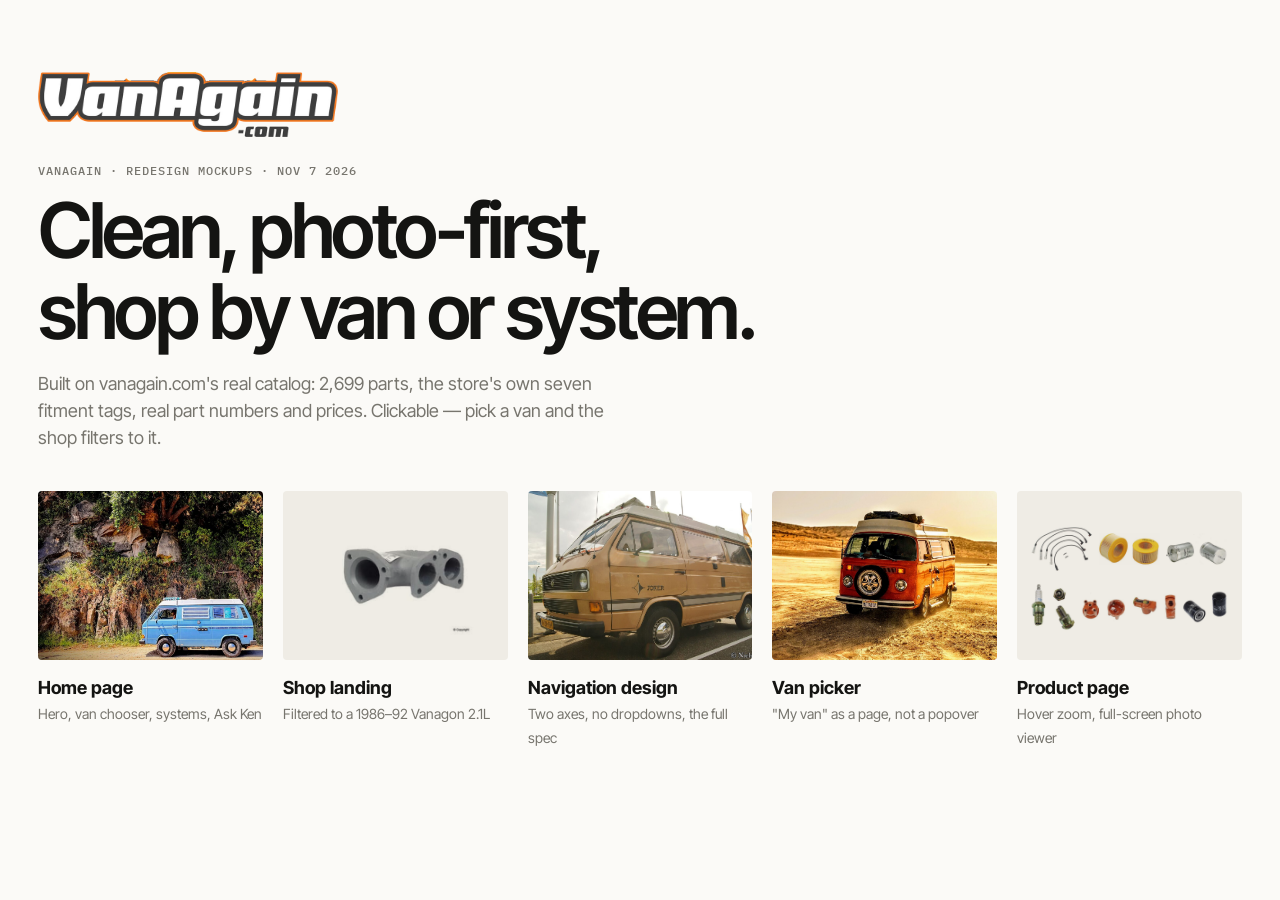
<file: index.html>
<!doctype html><html lang="en"><head><meta charset="utf-8"><meta name="viewport" content="width=device-width,initial-scale=1">
<title>VanAgain redesign — mockups</title>
<link href="https://fonts.googleapis.com/css2?family=IBM+Plex+Mono:wght@400;500&family=Inter+Tight:wght@400;500;600;700&display=swap" rel="stylesheet">
<link rel="stylesheet" href="va.css">
<style>.idx{display:grid;grid-template-columns:repeat(5,1fr);gap:20px;margin-top:40px}.idx a{display:block}.idx .im{aspect-ratio:4/3;border-radius:4px;overflow:hidden;background:var(--tile)}.idx img{width:100%;height:100%;object-fit:cover}.idx b{display:block;margin-top:14px;font-size:18px}.idx span{color:var(--muted);font-size:14px}@media(max-width:860px){.idx{grid-template-columns:1fr 1fr}}</style>
</head><body>
<div class="wrap" style="padding-top:72px;padding-bottom:96px">
<img src="wordmark.png" alt="VanAgain.com" style="width:300px;margin-bottom:28px"><div class="eyebrow">VanAgain · redesign mockups · Nov 7 2026</div>
<h1 style="font-size:clamp(40px,6vw,80px);letter-spacing:-.045em;margin-top:14px">Clean, photo-first,<br>shop by van or system.</h1>
<p style="color:var(--muted);font-size:18px;max-width:58ch">Built on vanagain.com's real catalog: 2,699 parts, the store's own seven fitment tags, real part numbers and prices. Clickable — pick a van and the shop filters to it.</p>
<div class="idx">
<a href="home.html"><div class="im"><img src="hero-topanga.jpg" alt=""></div><b>Home page</b><span>Hero, van chooser, systems, Ask Ken</span></a>
<a href="shop.html?van=21"><div class="im" style="background:var(--tile);display:grid;place-items:center"><img src="p-manifold.jpg" style="width:70%;height:70%;object-fit:contain;mix-blend-mode:multiply" alt=""></div><b>Shop landing</b><span>Filtered to a 1986–92 Vanagon 2.1L</span></a>
<a href="nav.html"><div class="im"><img src="van-21.jpg" alt=""></div><b>Navigation design</b><span>Two axes, no dropdowns, the full spec</span></a>
<a href="garage.html"><div class="im"><img src="van-bus.jpg" alt=""></div><b>Van picker</b><span>"My van" as a page, not a popover</span></a>
<a href="product.html?p=tune-up-86-88"><div class="im" style="background:var(--tile);display:grid;place-items:center"><img src="pd-tune-kit.jpg" style="width:90%;height:90%;object-fit:contain;mix-blend-mode:multiply" alt=""></div><b>Product page</b><span>Hover zoom, full-screen photo viewer</span></a>
</div></div></body></html>
</file>
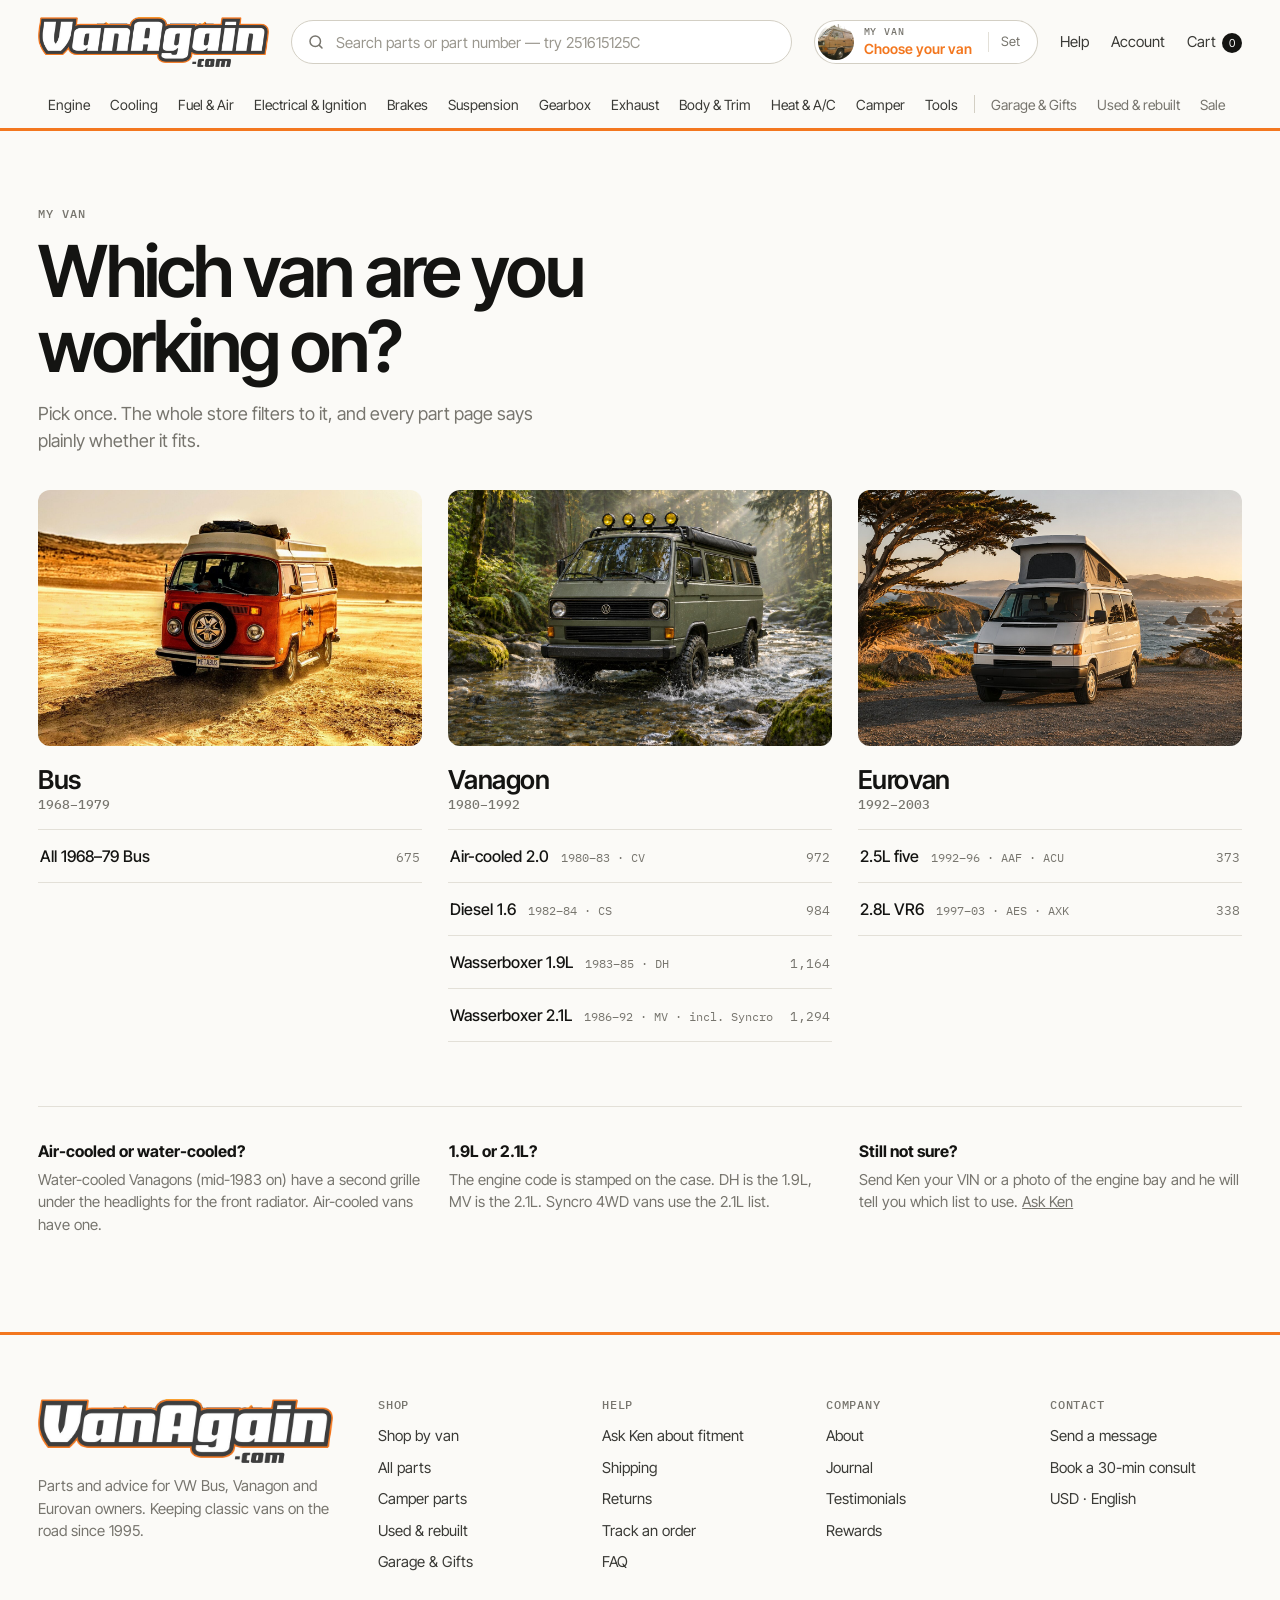
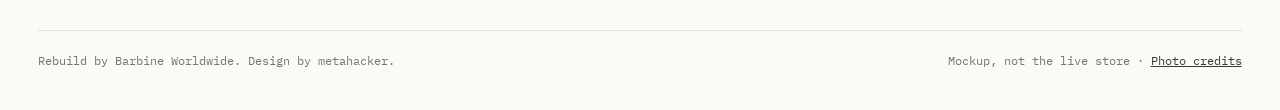
<file: garage.html>
<!doctype html>
<html lang="en"><head>
<meta charset="utf-8"><meta name="viewport" content="width=device-width,initial-scale=1">
<title>VanAgain — Choose your van (redesign mockup)</title>
<link rel="preconnect" href="https://fonts.googleapis.com"><link rel="preconnect" href="https://fonts.gstatic.com" crossorigin>
<link href="https://fonts.googleapis.com/css2?family=IBM+Plex+Mono:wght@400;500&family=Inter+Tight:wght@400;500;600;700&display=swap" rel="stylesheet">
<link rel="stylesheet" href="va.css">
</head>
<body>
<div id="hdr"></div>
<div class="wrap">
  <div class="garage-h">
    <div class="eyebrow">My van</div>
    <h1 style="margin-top:14px">Which van are you<br>working on?</h1>
    <p>Pick once. The whole store filters to it, and every part page says plainly whether it fits.</p>
  </div>
  <div class="vans" id="vans-cols"></div>
  <div class="howto">
    <div><b>Air-cooled or water-cooled?</b><p>Water-cooled Vanagons (mid-1983 on) have a second grille under the headlights for the front radiator. Air-cooled vans have one.</p></div>
    <div><b>1.9L or 2.1L?</b><p>The engine code is stamped on the case. DH is the 1.9L, MV is the 2.1L. Syncro 4WD vans use the 2.1L list.</p></div>
    <div><b>Still not sure?</b><p>Send Ken your VIN or a photo of the engine bay and he will tell you which list to use. <a href="home.html#help" style="text-decoration:underline">Ask Ken</a></p></div>
  </div>
</div>
<div style="height:96px"></div>
<div id="ftr"></div>
<script src="va.js"></script>
<script>
  document.getElementById('hdr').outerHTML = header();
  document.getElementById('ftr').outerHTML = footer();
  document.getElementById('vans-cols').innerHTML = vanColumns(VAN);
</script>
</body></html>
</file>
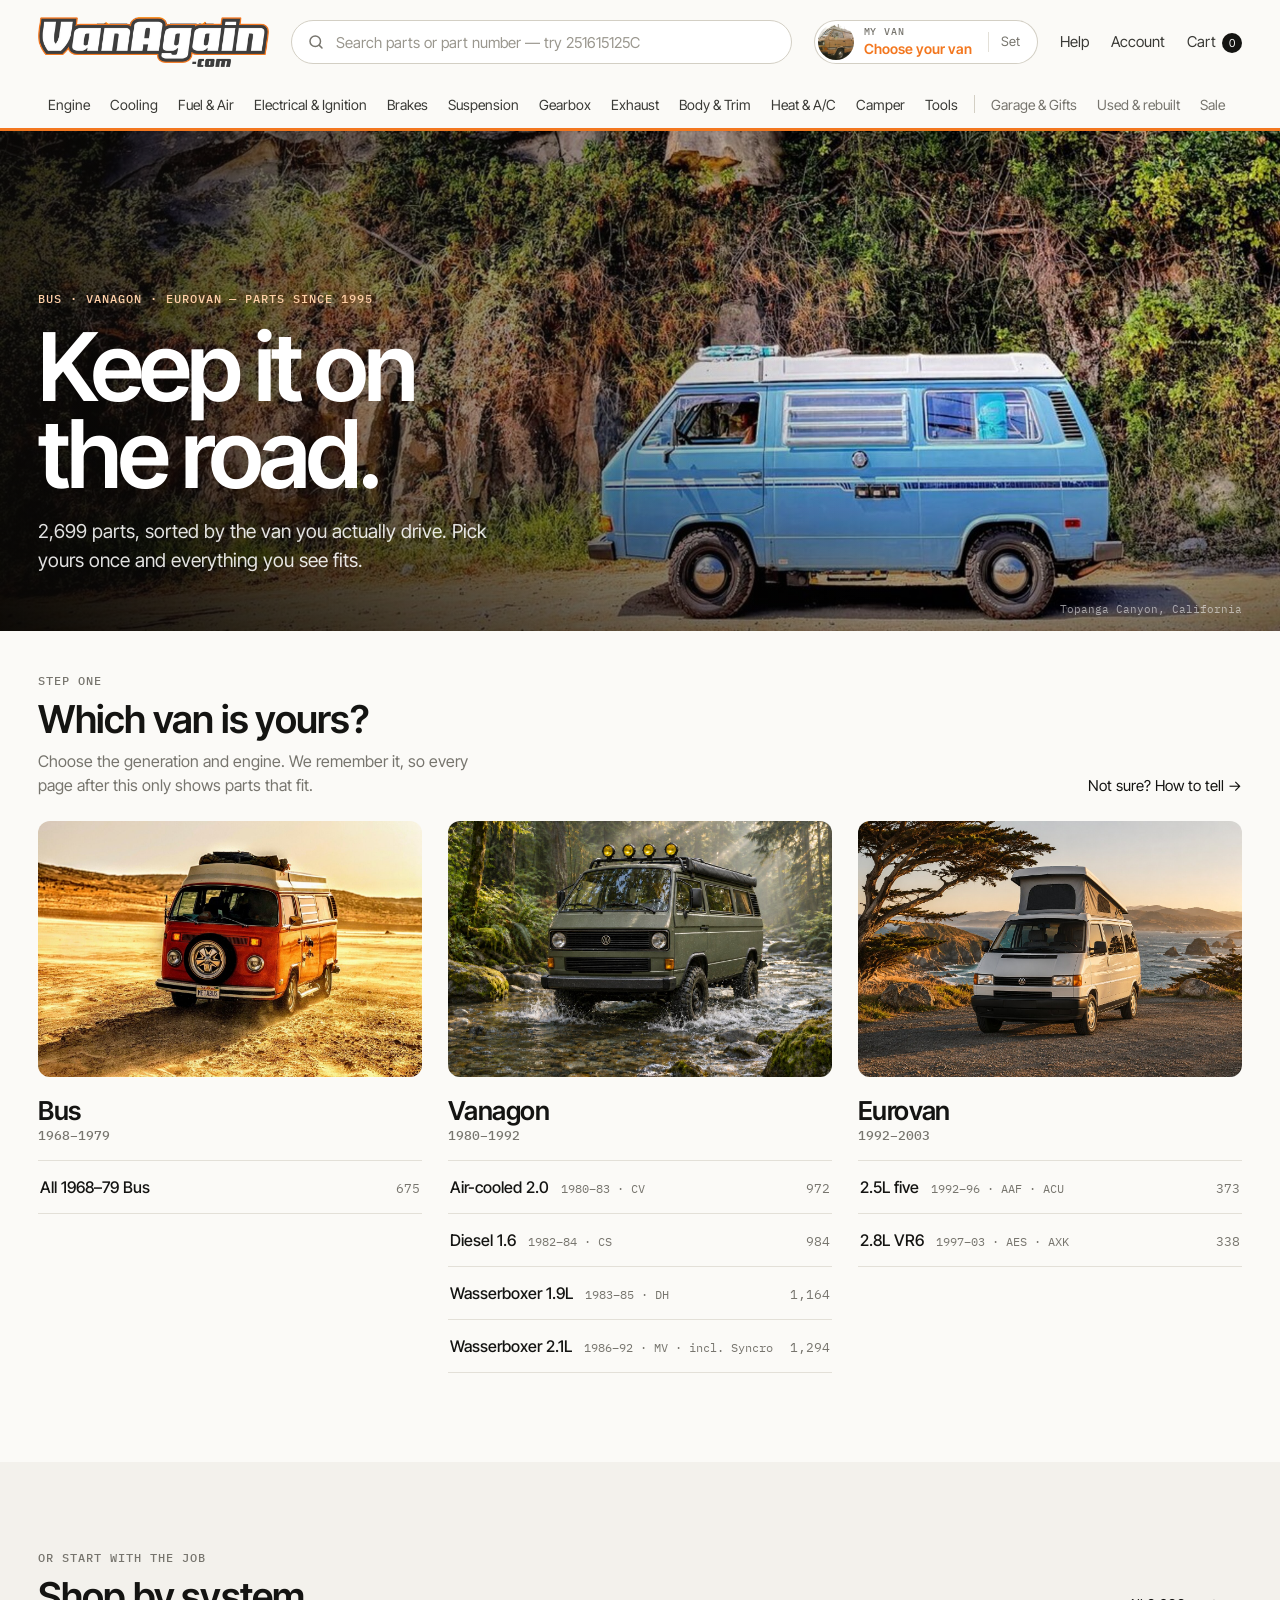
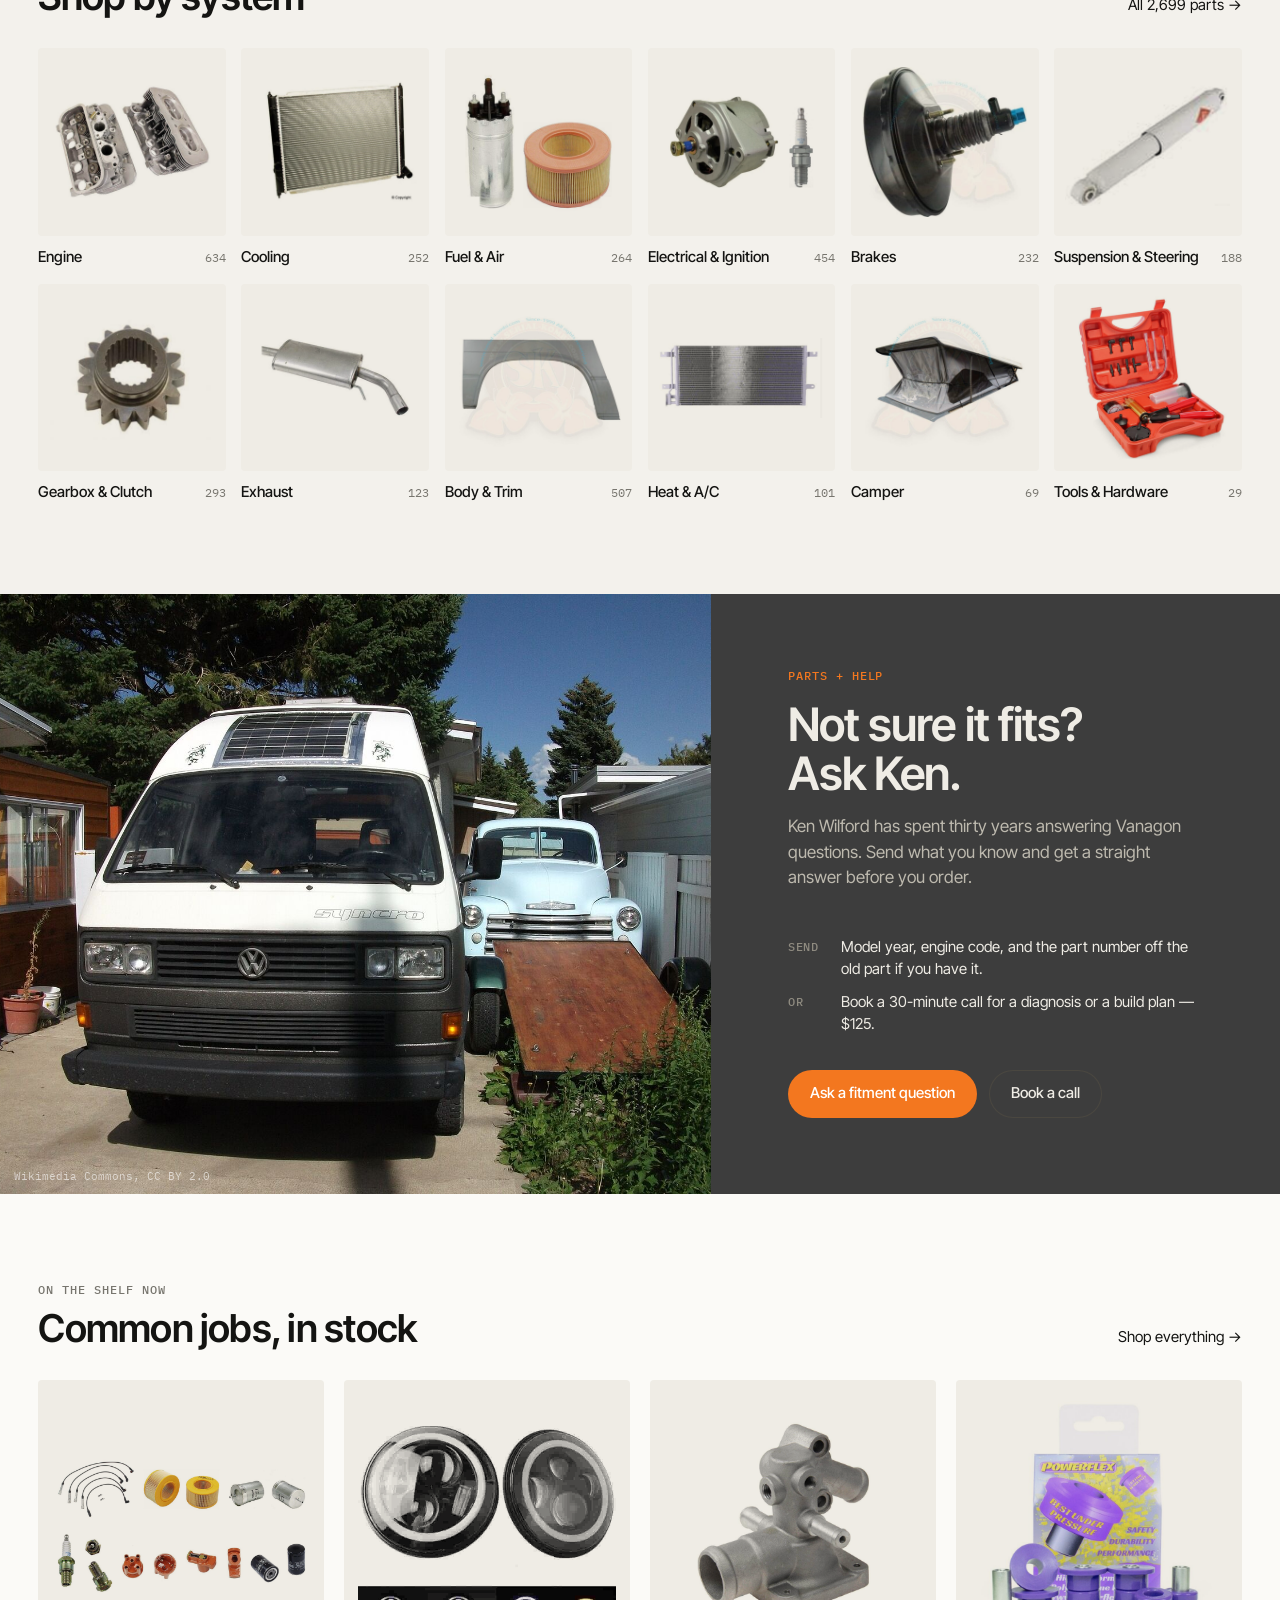
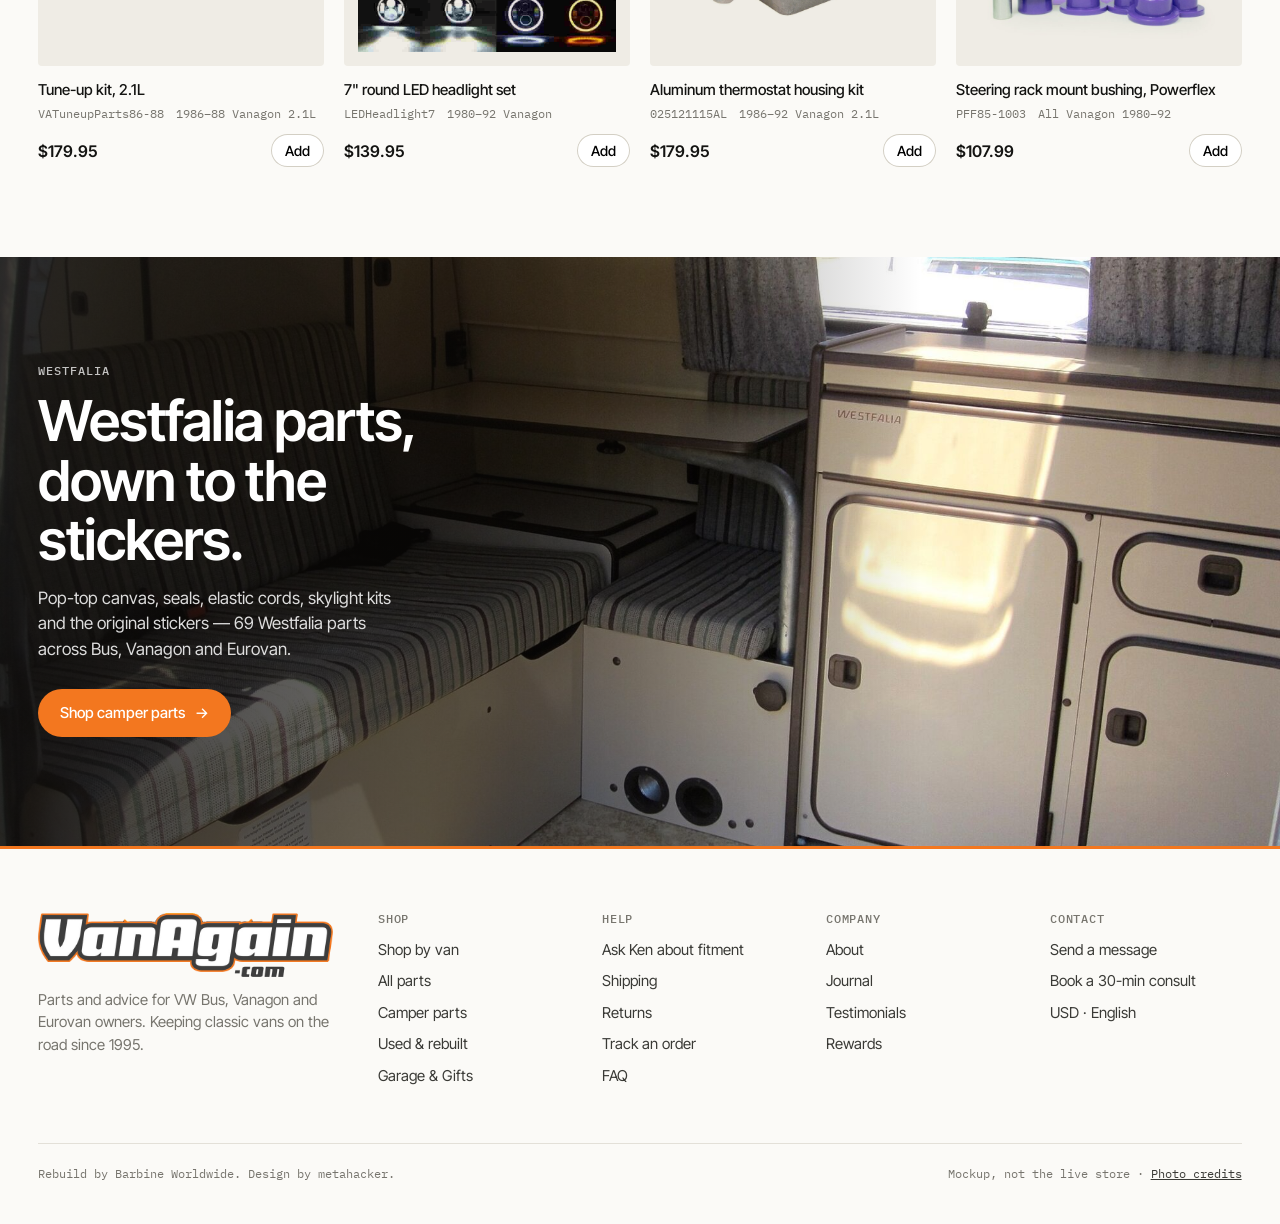
<file: home.html>
<!doctype html>
<html lang="en"><head>
<meta charset="utf-8"><meta name="viewport" content="width=device-width,initial-scale=1">
<title>VanAgain — Home (redesign mockup)</title>
<link rel="preconnect" href="https://fonts.googleapis.com"><link rel="preconnect" href="https://fonts.gstatic.com" crossorigin>
<link href="https://fonts.googleapis.com/css2?family=IBM+Plex+Mono:wght@400;500&family=Inter+Tight:wght@400;500;600;700&display=swap" rel="stylesheet">
<link rel="stylesheet" href="va.css">
</head>
<body>
<div id="hdr"></div>

<section class="hero">
  <img src="hero-topanga.jpg" alt="Blue Vanagon Westfalia parked on a road in Topanga Canyon, rocks and foliage behind">
  <div class="copy"><div class="wrap">
    <div class="eyebrow">Bus · Vanagon · Eurovan — parts since 1995</div>
    <h1>Keep it on<br>the road.</h1>
    <p>2,699 parts, sorted by the van you actually drive. Pick yours once and everything you see fits.</p>
  </div></div>
  <div class="credit">Topanga Canyon, California</div>
</section>

<section class="sec" id="vans"><div class="wrap">
  <div class="sec-head">
    <div><div class="eyebrow">Step one</div><h2 style="margin-top:12px">Which van is yours?</h2>
      <p>Choose the generation and engine. We remember it, so every page after this only shows parts that fit.</p></div>
    <a class="link" href="garage.html">Not sure? How to tell <span class="arrow">→</span></a>
  </div>
  <div class="vans" id="vans-cols"></div>
</div></section>

<section class="sec tint"><div class="wrap">
  <div class="sec-head">
    <div><div class="eyebrow">Or start with the job</div><h2 style="margin-top:12px">Shop by system</h2></div>
    <a class="link" href="shop.html">All 2,699 parts <span class="arrow">→</span></a>
  </div>
  <div class="tiles" id="tiles"></div>
</div></section>

<section class="split" id="help">
  <div class="ph"><img src="story.jpg" alt="White Vanagon parked beside an old Chevrolet pickup" loading="lazy"><span class="credit-sm">Wikimedia Commons, CC BY 2.0</span></div>
  <div class="tx">
    <div class="eyebrow" style="color:var(--brand)">Parts + help</div>
    <h2>Not sure it fits?<br>Ask Ken.</h2>
    <p>Ken Wilford has spent thirty years answering Vanagon questions. Send what you know and get a straight answer before you order.</p>
    <dl><dt>Send</dt><dd>Model year, engine code, and the part number off the old part if you have it.</dd>
        <dt>Or</dt><dd>Book a 30-minute call for a diagnosis or a build plan — $125.</dd></dl>
    <div style="display:flex;gap:12px;flex-wrap:wrap"><a class="btn" href="#">Ask a fitment question</a><a class="btn ghost" href="#">Book a call</a></div>
  </div>
</section>

<section class="sec"><div class="wrap">
  <div class="sec-head">
    <div><div class="eyebrow">On the shelf now</div><h2 style="margin-top:12px">Common jobs, in stock</h2></div>
    <a class="link" href="shop.html">Shop everything <span class="arrow">→</span></a>
  </div>
  <div class="grid" id="picks"></div>
</div></section>

<section class="band">
  <img src="camper.jpg" alt="Interior of a Vanagon Westfalia camper, bench seat and cabinets" loading="lazy">
  <div class="copy"><div class="wrap">
    <div class="eyebrow" style="color:rgba(255,255,255,.75)">Westfalia</div>
    <h2 style="margin:14px 0 16px">Westfalia parts, down to the stickers.</h2>
    <p>Pop-top canvas, seals, elastic cords, skylight kits and the original stickers — 69 Westfalia parts across Bus, Vanagon and Eurovan.</p>
    <a class="btn" href="shop.html?cat=camper">Shop camper parts <span class="arrow">→</span></a>
  </div></div>
</section>

<div id="ftr"></div>
<script src="va.js"></script>
<script>
  document.getElementById('hdr').outerHTML = header();
  document.getElementById('ftr').outerHTML = footer();
  document.getElementById('vans-cols').innerHTML = vanColumns(VAN);
  document.getElementById('tiles').innerHTML = tiles({van:VAN, short:false});
  document.getElementById('picks').innerHTML = [0,2,1,5].map(i => card(PRODUCTS[i])).join('');
</script>
</body></html>
</file>
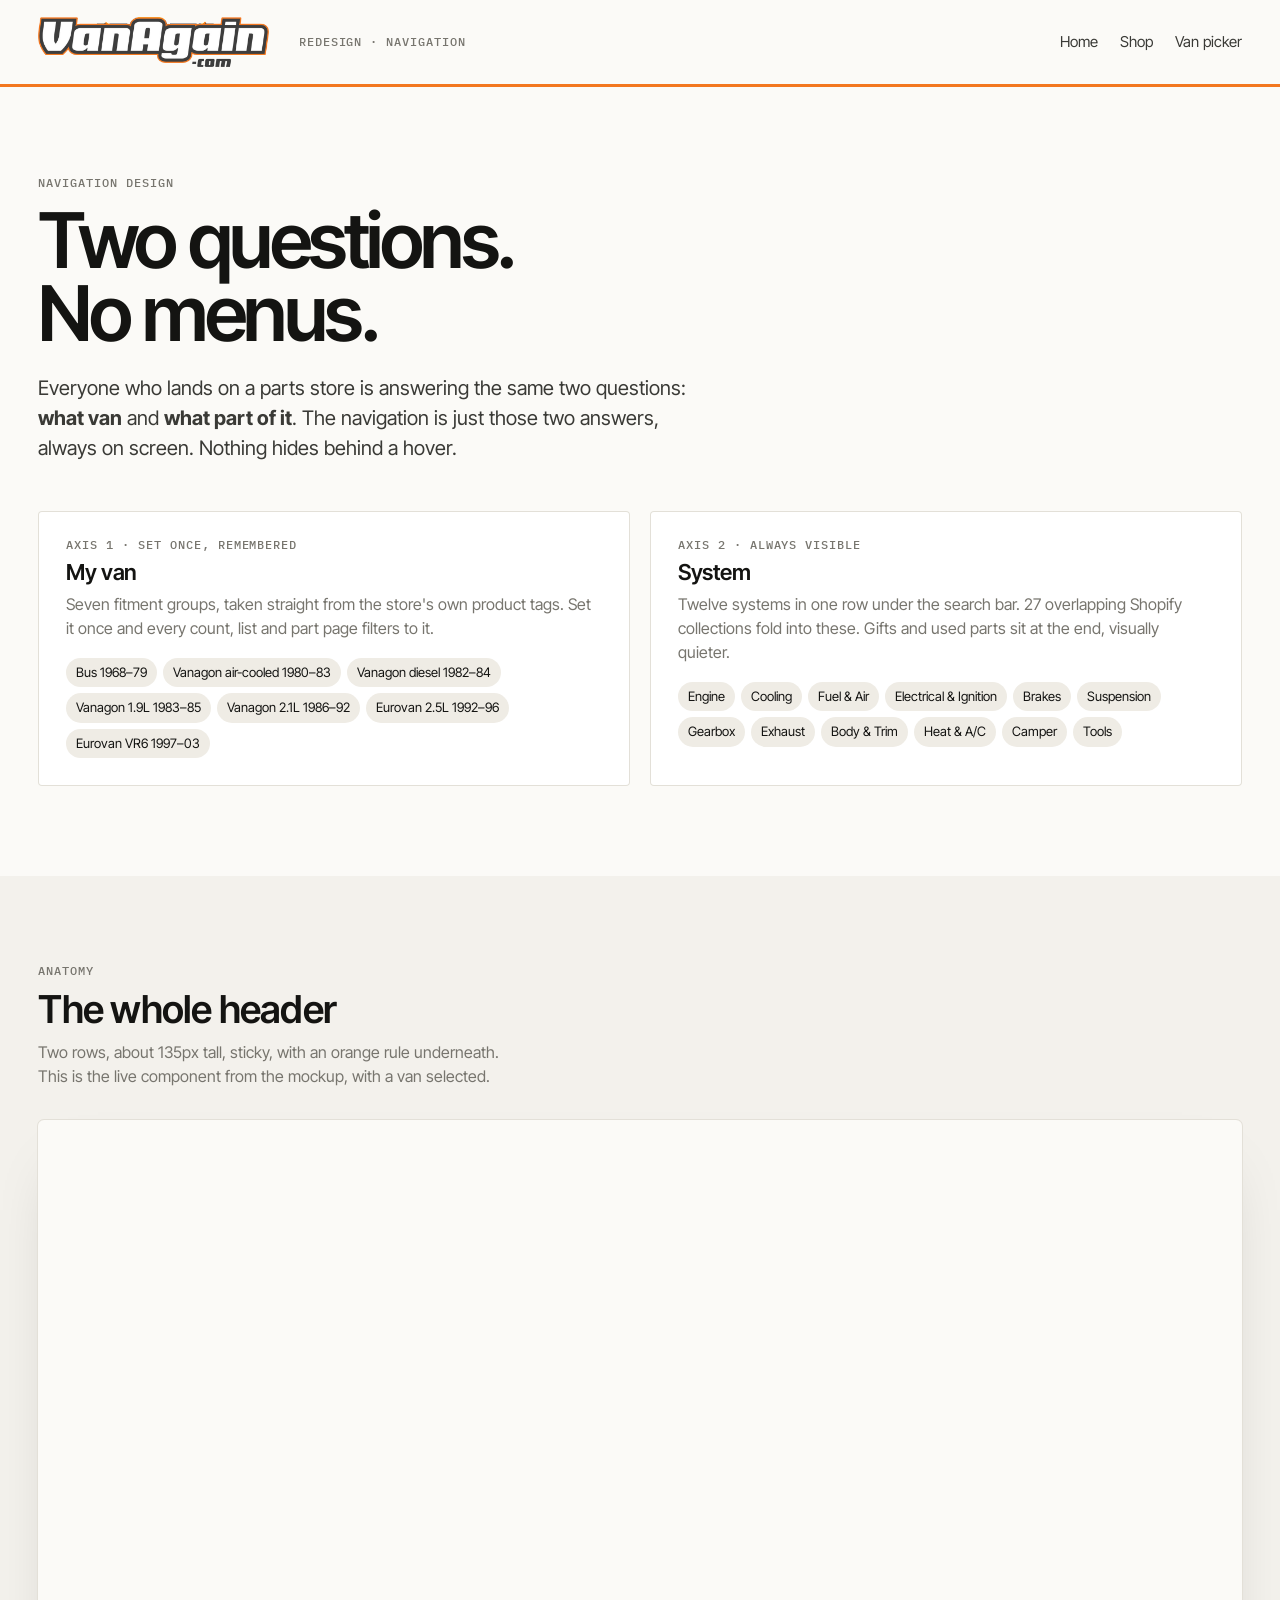
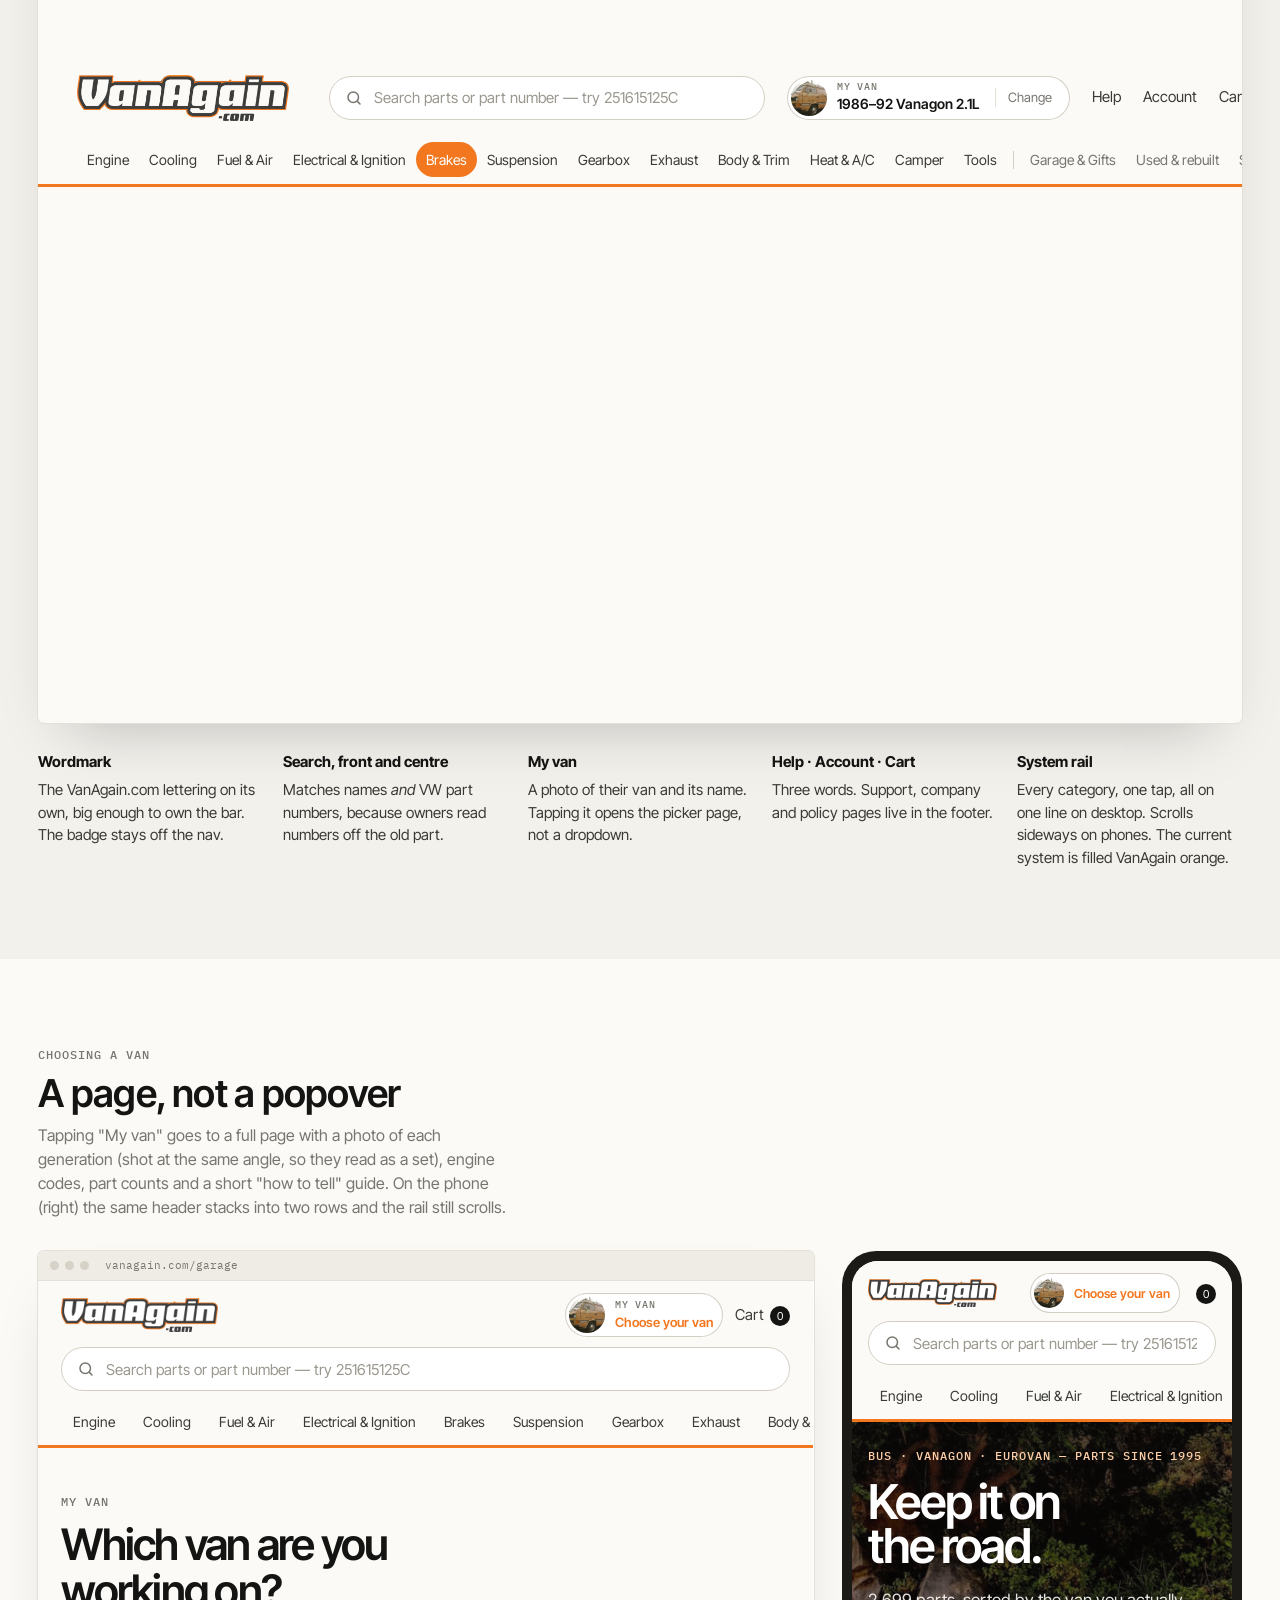
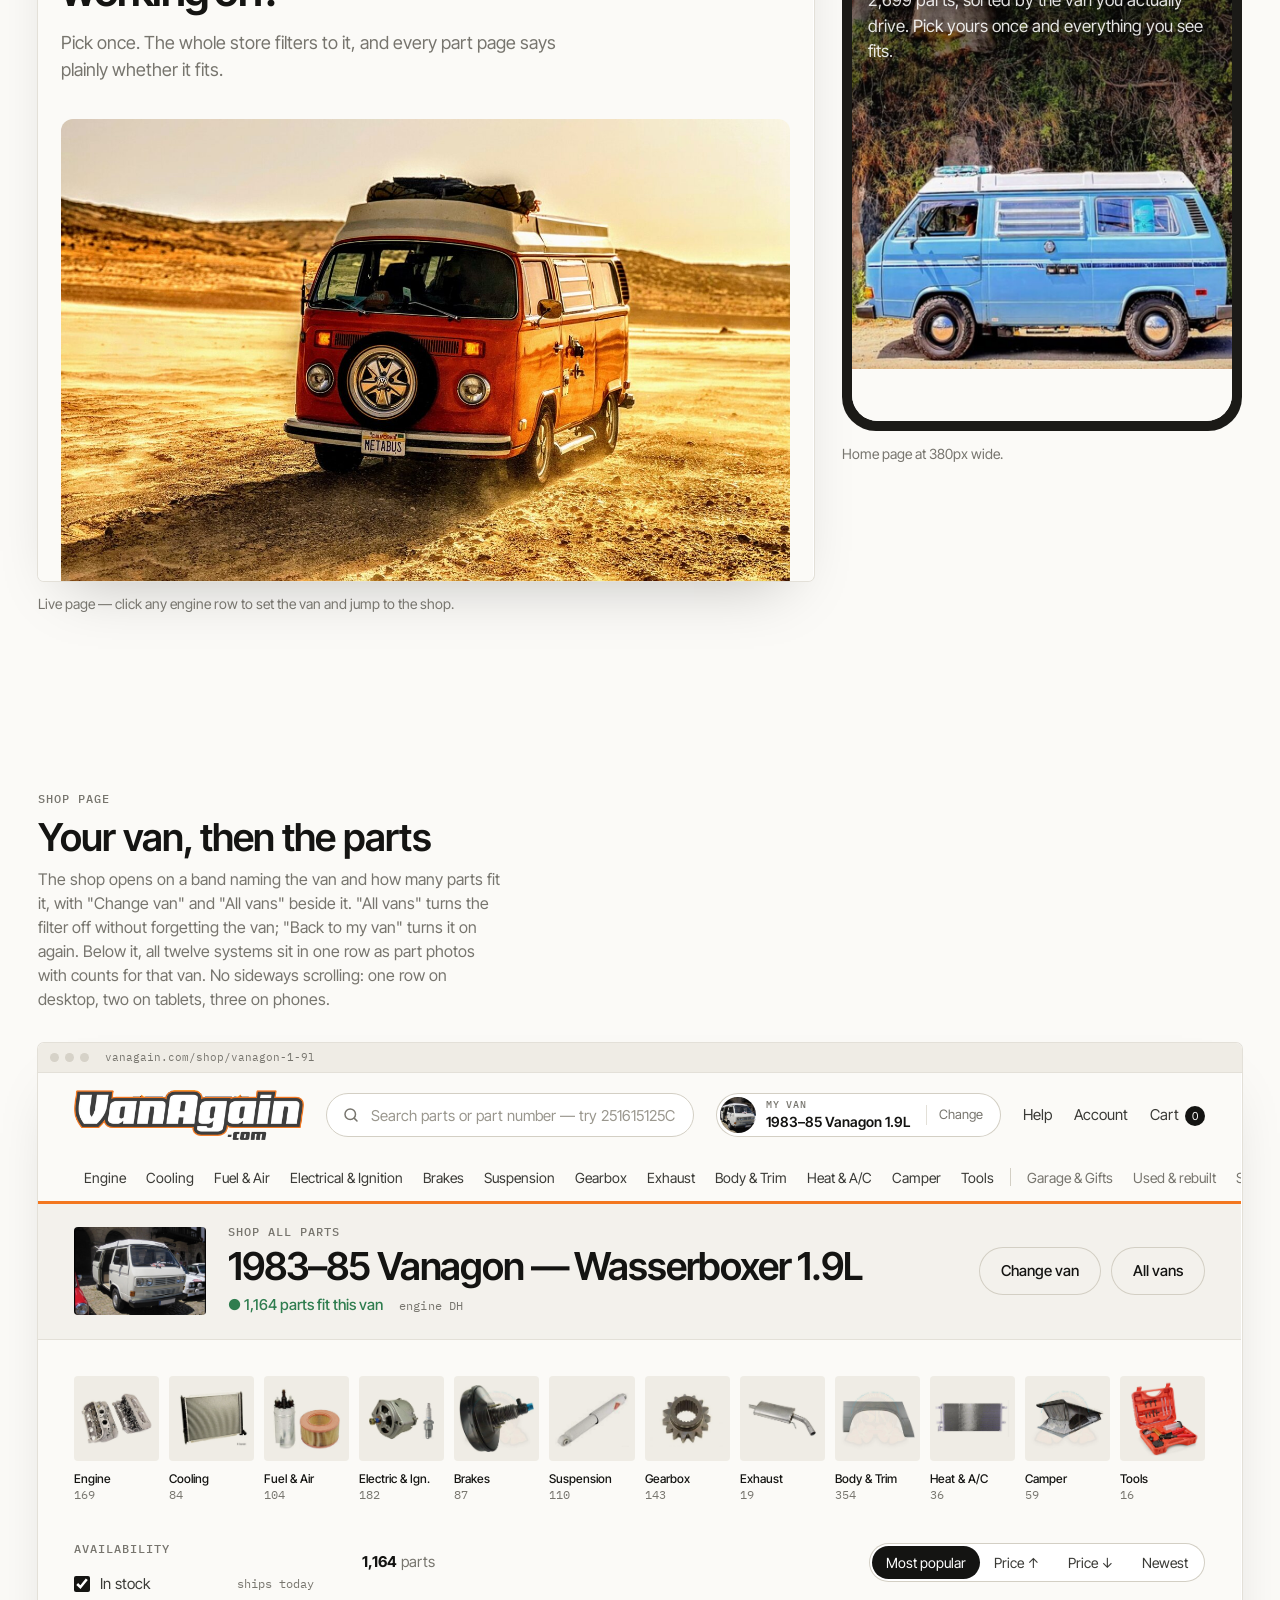
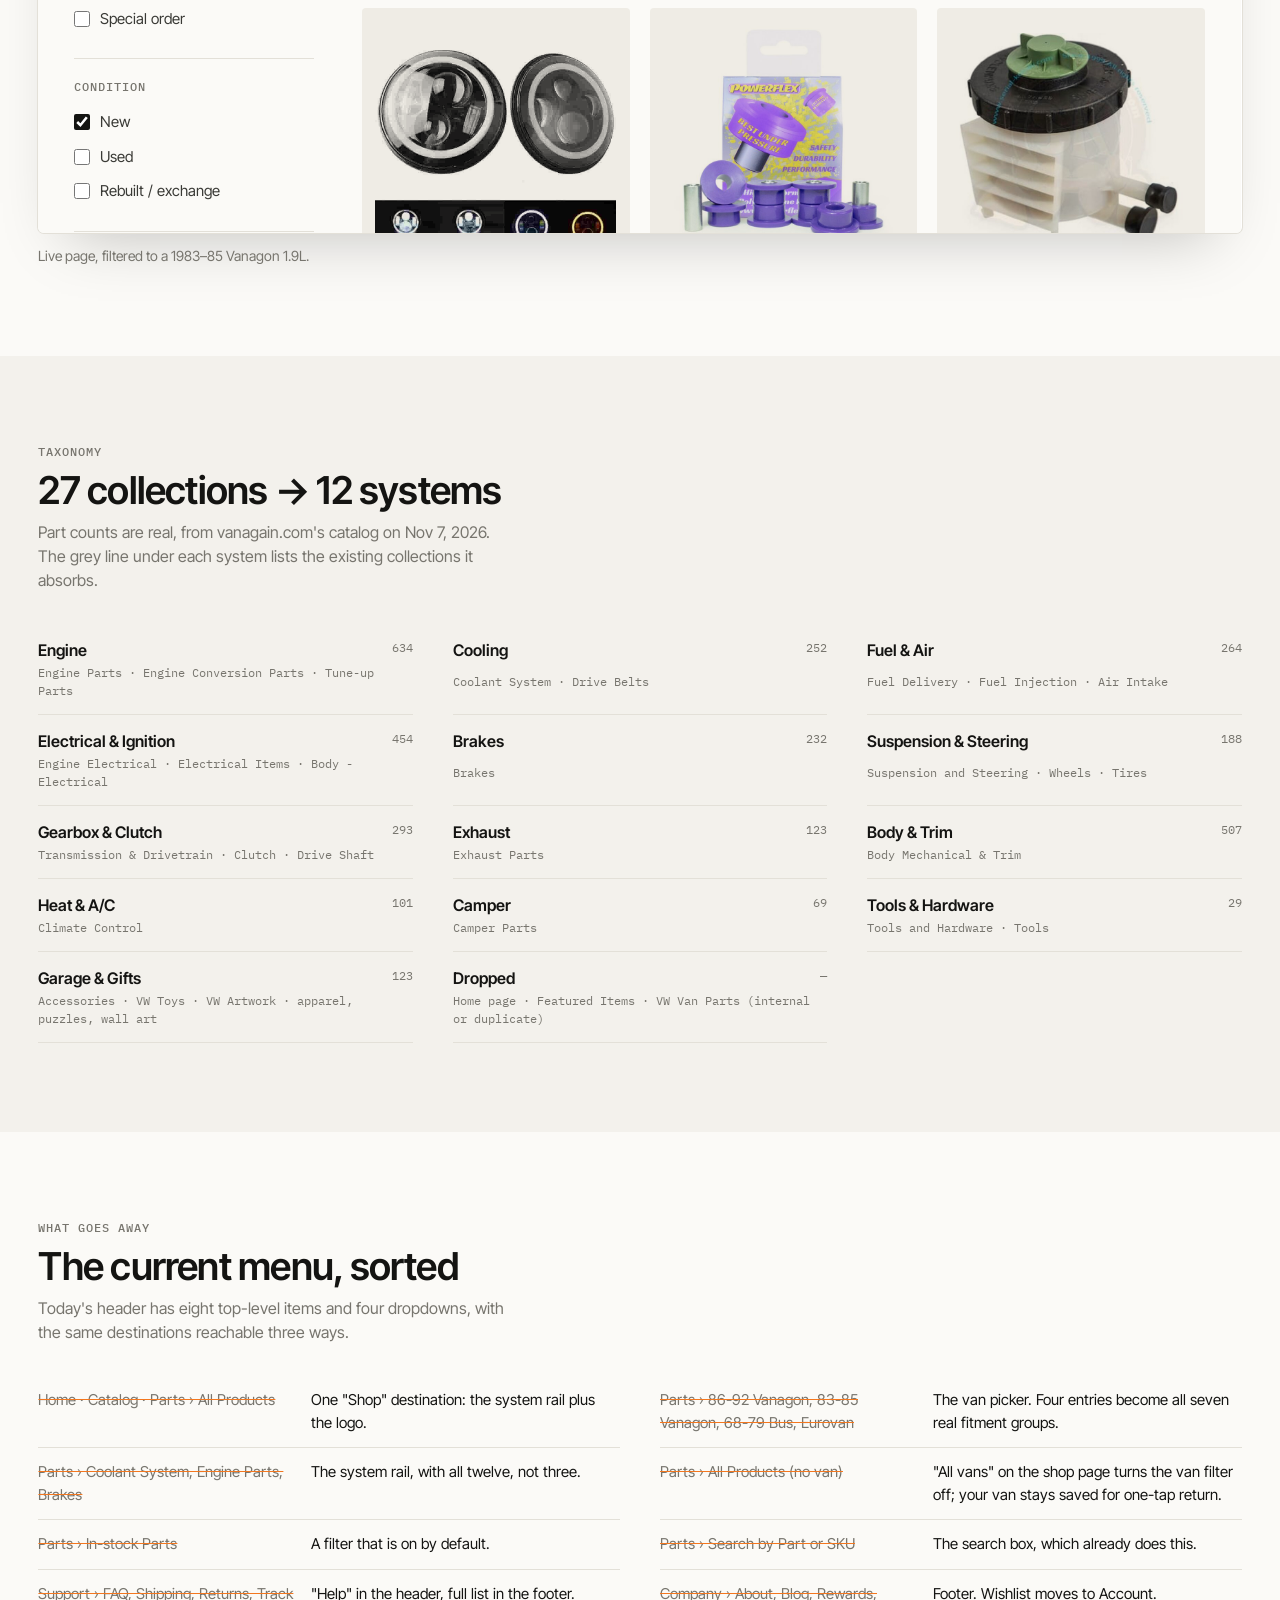
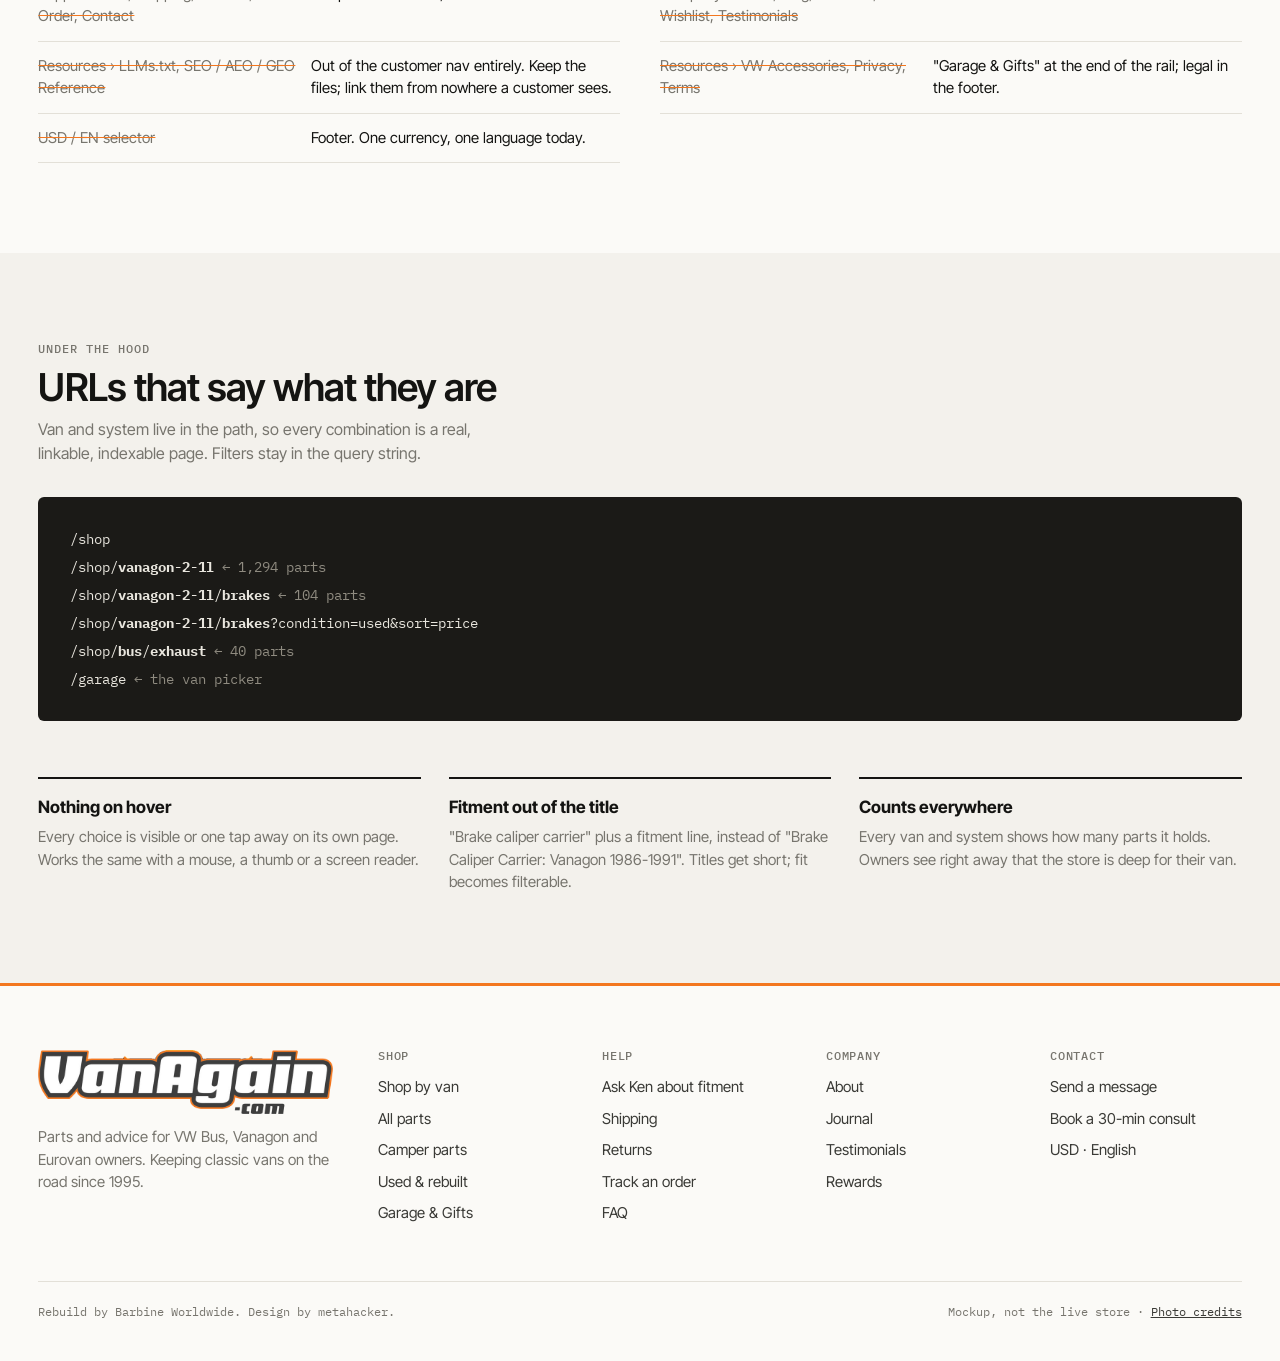
<file: nav.html>
<!doctype html>
<html lang="en"><head>
<meta charset="utf-8"><meta name="viewport" content="width=device-width,initial-scale=1">
<title>VanAgain — Navigation design (redesign mockup)</title>
<link rel="preconnect" href="https://fonts.googleapis.com"><link rel="preconnect" href="https://fonts.gstatic.com" crossorigin>
<link href="https://fonts.googleapis.com/css2?family=IBM+Plex+Mono:wght@400;500&family=Inter+Tight:wght@400;500;600;700&display=swap" rel="stylesheet">
<link rel="stylesheet" href="va.css">
<style>
  .doc h1{font-size:clamp(44px,6vw,88px);letter-spacing:-.045em;line-height:.95}
  .lede{font-size:20px;color:var(--ink-2);max-width:56ch;margin:22px 0 0}
  .axes{display:grid;grid-template-columns:1fr 1fr;gap:20px;margin-top:48px}
  .axis{padding:28px;border-radius:4px;background:#fff;box-shadow:inset 0 0 0 1px var(--line)}
  .axis h3{font-size:22px;margin:10px 0 8px}
  .axis p{margin:0;color:var(--muted)}
  .axis .chips{display:flex;flex-wrap:wrap;gap:6px;margin-top:18px}
  .axis .chips span{font-size:13px;padding:5px 10px;border-radius:999px;background:var(--tile)}
  .stage{border-radius:6px;box-shadow:0 0 0 1px var(--line),0 30px 60px -30px rgba(0,0,0,.25);overflow:hidden;background:var(--paper)}
  .stage .hdr{position:relative}
  .marks{position:relative;height:0}
  .mk{position:absolute;display:grid;place-items:center;width:24px;height:24px;border-radius:50%;background:var(--accent);color:#fff;font:600 12px/1 var(--mono)}
  .notes{display:grid;grid-template-columns:repeat(5,1fr);gap:20px;margin-top:28px}
  .notes div{font-size:15px;color:var(--ink-2)}
  .notes b{display:flex;align-items:center;gap:8px;margin-bottom:6px;color:var(--ink)}
  .notes b i{display:grid;place-items:center;width:20px;height:20px;border-radius:50%;background:var(--accent);color:#fff;font:600 11px/1 var(--mono);font-style:normal}
  .frames{display:grid;grid-template-columns:1fr 400px;gap:28px;align-items:start}
  .frame{border-radius:6px;overflow:hidden;box-shadow:0 0 0 1px var(--line),0 30px 60px -30px rgba(0,0,0,.25);background:#fff}
  .frame .bar{height:30px;display:flex;align-items:center;gap:6px;padding:0 12px;background:#efece5;border-bottom:1px solid var(--line);font:400 11px/1 var(--mono);color:var(--muted)}
  .frame .bar i{width:9px;height:9px;border-radius:50%;background:#d6d2c8}
  .frame iframe{display:block;border:0;width:100%}
  .phone{border-radius:34px;padding:10px;background:#1b1a17}
  .phone iframe{border-radius:26px;background:#fff;width:100%;height:760px;border:0;display:block}
  .cap{font-size:14px;color:var(--muted);margin-top:12px}
  .map{display:grid;grid-template-columns:repeat(3,1fr);gap:0 40px}
  .map .r{display:grid;grid-template-columns:1fr auto;gap:2px 16px;padding:14px 0;border-bottom:1px solid var(--line)}
  .map .r b{font-weight:600}
  .map .r .n{font:400 12px/1.6 var(--mono);color:var(--muted);text-align:right}
  .map .r .old{grid-column:1/-1;font:400 12px/1.5 var(--mono);color:var(--muted)}
  .cut{display:grid;grid-template-columns:repeat(2,1fr);gap:0 40px}
  .cut .r{display:grid;grid-template-columns:1fr 1.2fr;gap:16px;padding:13px 0;border-bottom:1px solid var(--line);font-size:15px}
  .cut .r s{color:var(--muted);text-decoration-color:var(--accent)}
  .urls{font:400 14px/2 var(--mono);background:#1b1a17;color:#e9e6de;border-radius:6px;padding:28px 32px;overflow-x:auto}
  .urls span{color:#8f8b80}
  .rules{display:grid;grid-template-columns:repeat(3,1fr);gap:28px}
  .rules div{padding-top:16px;border-top:2px solid var(--ink)}
  .rules b{display:block;font-size:17px;margin-bottom:6px}
  .rules p{margin:0;color:var(--muted);font-size:15px}
  @media (max-width:980px){.axes,.frames,.map,.cut,.rules{grid-template-columns:1fr}.notes{grid-template-columns:1fr 1fr}.phone{max-width:400px}}
</style>
</head>
<body data-default-van="21">
<header class="hdr" style="position:static"><div class="wrap hdr-top">
  <a class="brand" href="home.html"><img class="wordmark" src="wordmark.png" alt="VanAgain.com"></a><span class="eyebrow" style="margin-left:8px">Redesign · Navigation</span>
  <nav class="hdr-links" style="margin-left:auto"><a href="home.html">Home</a><a href="shop.html">Shop</a><a href="garage.html">Van picker</a></nav>
</div></header>

<div class="doc">
<section class="sec"><div class="wrap">
  <div class="eyebrow">Navigation design</div>
  <h1 style="margin-top:16px">Two questions.<br>No menus.</h1>
  <p class="lede">Everyone who lands on a parts store is answering the same two questions: <b>what van</b> and <b>what part of it</b>. The navigation is just those two answers, always on screen. Nothing hides behind a hover.</p>
  <div class="axes">
    <div class="axis"><div class="eyebrow">Axis 1 · set once, remembered</div><h3>My van</h3>
      <p>Seven fitment groups, taken straight from the store's own product tags. Set it once and every count, list and part page filters to it.</p>
      <div class="chips"><span>Bus 1968–79</span><span>Vanagon air-cooled 1980–83</span><span>Vanagon diesel 1982–84</span><span>Vanagon 1.9L 1983–85</span><span>Vanagon 2.1L 1986–92</span><span>Eurovan 2.5L 1992–96</span><span>Eurovan VR6 1997–03</span></div></div>
    <div class="axis"><div class="eyebrow">Axis 2 · always visible</div><h3>System</h3>
      <p>Twelve systems in one row under the search bar. 27 overlapping Shopify collections fold into these. Gifts and used parts sit at the end, visually quieter.</p>
      <div class="chips"><span>Engine</span><span>Cooling</span><span>Fuel &amp; Air</span><span>Electrical &amp; Ignition</span><span>Brakes</span><span>Suspension</span><span>Gearbox</span><span>Exhaust</span><span>Body &amp; Trim</span><span>Heat &amp; A/C</span><span>Camper</span><span>Tools</span></div></div>
  </div>
</div></section>

<section class="sec tint"><div class="wrap">
  <div class="sec-head"><div><div class="eyebrow">Anatomy</div><h2 style="margin-top:12px">The whole header</h2>
    <p>Two rows, about 135px tall, sticky, with an orange rule underneath. This is the live component from the mockup, with a van selected.</p></div></div>
  <div class="stage">
    <div id="hdr-demo"></div>
  </div>
  <div class="notes">
    <div><b>Wordmark</b>The VanAgain.com lettering on its own, big enough to own the bar. The badge stays off the nav.</div>
    <div><b>Search, front and centre</b>Matches names <i>and</i> VW part numbers, because owners read numbers off the old part.</div>
    <div><b>My van</b>A photo of their van and its name. Tapping it opens the picker page, not a dropdown.</div>
    <div><b>Help · Account · Cart</b>Three words. Support, company and policy pages live in the footer.</div>
    <div><b>System rail</b>Every category, one tap, all on one line on desktop. Scrolls sideways on phones. The current system is filled VanAgain orange.</div>
  </div>
</div></section>

<section class="sec"><div class="wrap">
  <div class="sec-head"><div><div class="eyebrow">Choosing a van</div><h2 style="margin-top:12px">A page, not a popover</h2>
    <p>Tapping "My van" goes to a full page with a photo of each generation (shot at the same angle, so they read as a set), engine codes, part counts and a short "how to tell" guide. On the phone (right) the same header stacks into two rows and the rail still scrolls.</p></div></div>
  <div class="frames">
    <div><div class="frame"><div class="bar"><i></i><i></i><i></i><span style="margin-left:10px">vanagain.com/garage</span></div>
      <iframe src="garage.html" height="900" title="Van picker page"></iframe></div>
      <div class="cap">Live page — click any engine row to set the van and jump to the shop.</div></div>
    <div><div class="phone"><iframe src="home.html" title="Home on a phone"></iframe></div><div class="cap">Home page at 380px wide.</div></div>
  </div>
</div></section>

<section class="sec"><div class="wrap">
  <div class="sec-head"><div><div class="eyebrow">Shop page</div><h2 style="margin-top:12px">Your van, then the parts</h2>
    <p>The shop opens on a band naming the van and how many parts fit it, with "Change van" and "All vans" beside it. "All vans" turns the filter off without forgetting the van; "Back to my van" turns it on again. Below it, all twelve systems sit in one row as part photos with counts for that van. No sideways scrolling: one row on desktop, two on tablets, three on phones.</p></div></div>
  <div class="frame"><div class="bar"><i></i><i></i><i></i><span style="margin-left:10px">vanagain.com/shop/vanagon-1-9l</span></div>
    <iframe src="shop.html?van=19" height="760" title="Shop page filtered to a 1983-85 Vanagon 1.9L"></iframe></div>
  <div class="cap">Live page, filtered to a 1983–85 Vanagon 1.9L.</div>
</div></section>

<section class="sec tint"><div class="wrap">
  <div class="sec-head"><div><div class="eyebrow">Taxonomy</div><h2 style="margin-top:12px">27 collections → 12 systems</h2>
    <p>Part counts are real, from vanagain.com's catalog on Nov 7, 2026. The grey line under each system lists the existing collections it absorbs.</p></div></div>
  <div class="map" id="map"></div>
</div></section>

<section class="sec"><div class="wrap">
  <div class="sec-head"><div><div class="eyebrow">What goes away</div><h2 style="margin-top:12px">The current menu, sorted</h2>
    <p>Today's header has eight top-level items and four dropdowns, with the same destinations reachable three ways.</p></div></div>
  <div class="cut">
    <div class="r"><s>Home · Catalog · Parts › All Products</s><span>One "Shop" destination: the system rail plus the logo.</span></div>
    <div class="r"><s>Parts › 86-92 Vanagon, 83-85 Vanagon, 68-79 Bus, Eurovan</s><span>The van picker. Four entries become all seven real fitment groups.</span></div>
    <div class="r"><s>Parts › Coolant System, Engine Parts, Brakes</s><span>The system rail, with all twelve, not three.</span></div>
    <div class="r"><s>Parts › All Products (no van)</s><span>"All vans" on the shop page turns the van filter off; your van stays saved for one-tap return.</span></div>
    <div class="r"><s>Parts › In-stock Parts</s><span>A filter that is on by default.</span></div>
    <div class="r"><s>Parts › Search by Part or SKU</s><span>The search box, which already does this.</span></div>
    <div class="r"><s>Support › FAQ, Shipping, Returns, Track Order, Contact</s><span>"Help" in the header, full list in the footer.</span></div>
    <div class="r"><s>Company › About, Blog, Rewards, Wishlist, Testimonials</s><span>Footer. Wishlist moves to Account.</span></div>
    <div class="r"><s>Resources › LLMs.txt, SEO / AEO / GEO Reference</s><span>Out of the customer nav entirely. Keep the files; link them from nowhere a customer sees.</span></div>
    <div class="r"><s>Resources › VW Accessories, Privacy, Terms</s><span>"Garage &amp; Gifts" at the end of the rail; legal in the footer.</span></div>
    <div class="r"><s>USD / EN selector</s><span>Footer. One currency, one language today.</span></div>
  </div>
</div></section>

<section class="sec tint"><div class="wrap">
  <div class="sec-head"><div><div class="eyebrow">Under the hood</div><h2 style="margin-top:12px">URLs that say what they are</h2>
    <p>Van and system live in the path, so every combination is a real, linkable, indexable page. Filters stay in the query string.</p></div></div>
  <div class="urls">
    /shop<br>
    /shop/<b>vanagon-2-1l</b> <span>        ← 1,294 parts</span><br>
    /shop/<b>vanagon-2-1l</b>/<b>brakes</b> <span> ← 104 parts</span><br>
    /shop/<b>vanagon-2-1l</b>/<b>brakes</b>?condition=used&amp;sort=price<br>
    /shop/<b>bus</b>/<b>exhaust</b> <span>        ← 40 parts</span><br>
    /garage <span>                     ← the van picker</span>
  </div>
  <div class="rules" style="margin-top:56px">
    <div><b>Nothing on hover</b><p>Every choice is visible or one tap away on its own page. Works the same with a mouse, a thumb or a screen reader.</p></div>
    <div><b>Fitment out of the title</b><p>"Brake caliper carrier" plus a fitment line, instead of "Brake Caliper Carrier: Vanagon 1986-1991". Titles get short; fit becomes filterable.</p></div>
    <div><b>Counts everywhere</b><p>Every van and system shows how many parts it holds. Owners see right away that the store is deep for their van.</p></div>
  </div>
</div></section>
</div>

<div id="ftr"></div>
<script src="va.js"></script>
<script>
  document.getElementById('hdr-demo').outerHTML = header('brakes').replace('class="hdr"','class="hdr" style="position:relative"');
  document.getElementById('ftr').outerHTML = footer();
  const OLD = {
    engine:'Engine Parts · Engine Conversion Parts · Tune-up Parts',
    cooling:'Coolant System · Drive Belts', fuel:'Fuel Delivery · Fuel Injection · Air Intake',
    electrical:'Engine Electrical · Electrical Items · Body - Electrical', brakes:'Brakes',
    suspension:'Suspension and Steering · Wheels · Tires', gearbox:'Transmission & Drivetrain · Clutch · Drive Shaft',
    exhaust:'Exhaust Parts', body:'Body Mechanical & Trim', climate:'Climate Control', camper:'Camper Parts',
    tools:'Tools and Hardware · Tools'};
  document.getElementById('map').innerHTML = SYS.map(s => `<div class="r"><b>${s.name}</b><span class="n">${fmt(s.total)}</span><span class="old">${OLD[s.key]}</span></div>`).join('')
    + `<div class="r"><b>Garage &amp; Gifts</b><span class="n">123</span><span class="old">Accessories · VW Toys · VW Artwork · apparel, puzzles, wall art</span></div>`
    + `<div class="r"><b>Dropped</b><span class="n">—</span><span class="old">Home page · Featured Items · VW Van Parts (internal or duplicate)</span></div>`;
</script>
</body></html>
</file>
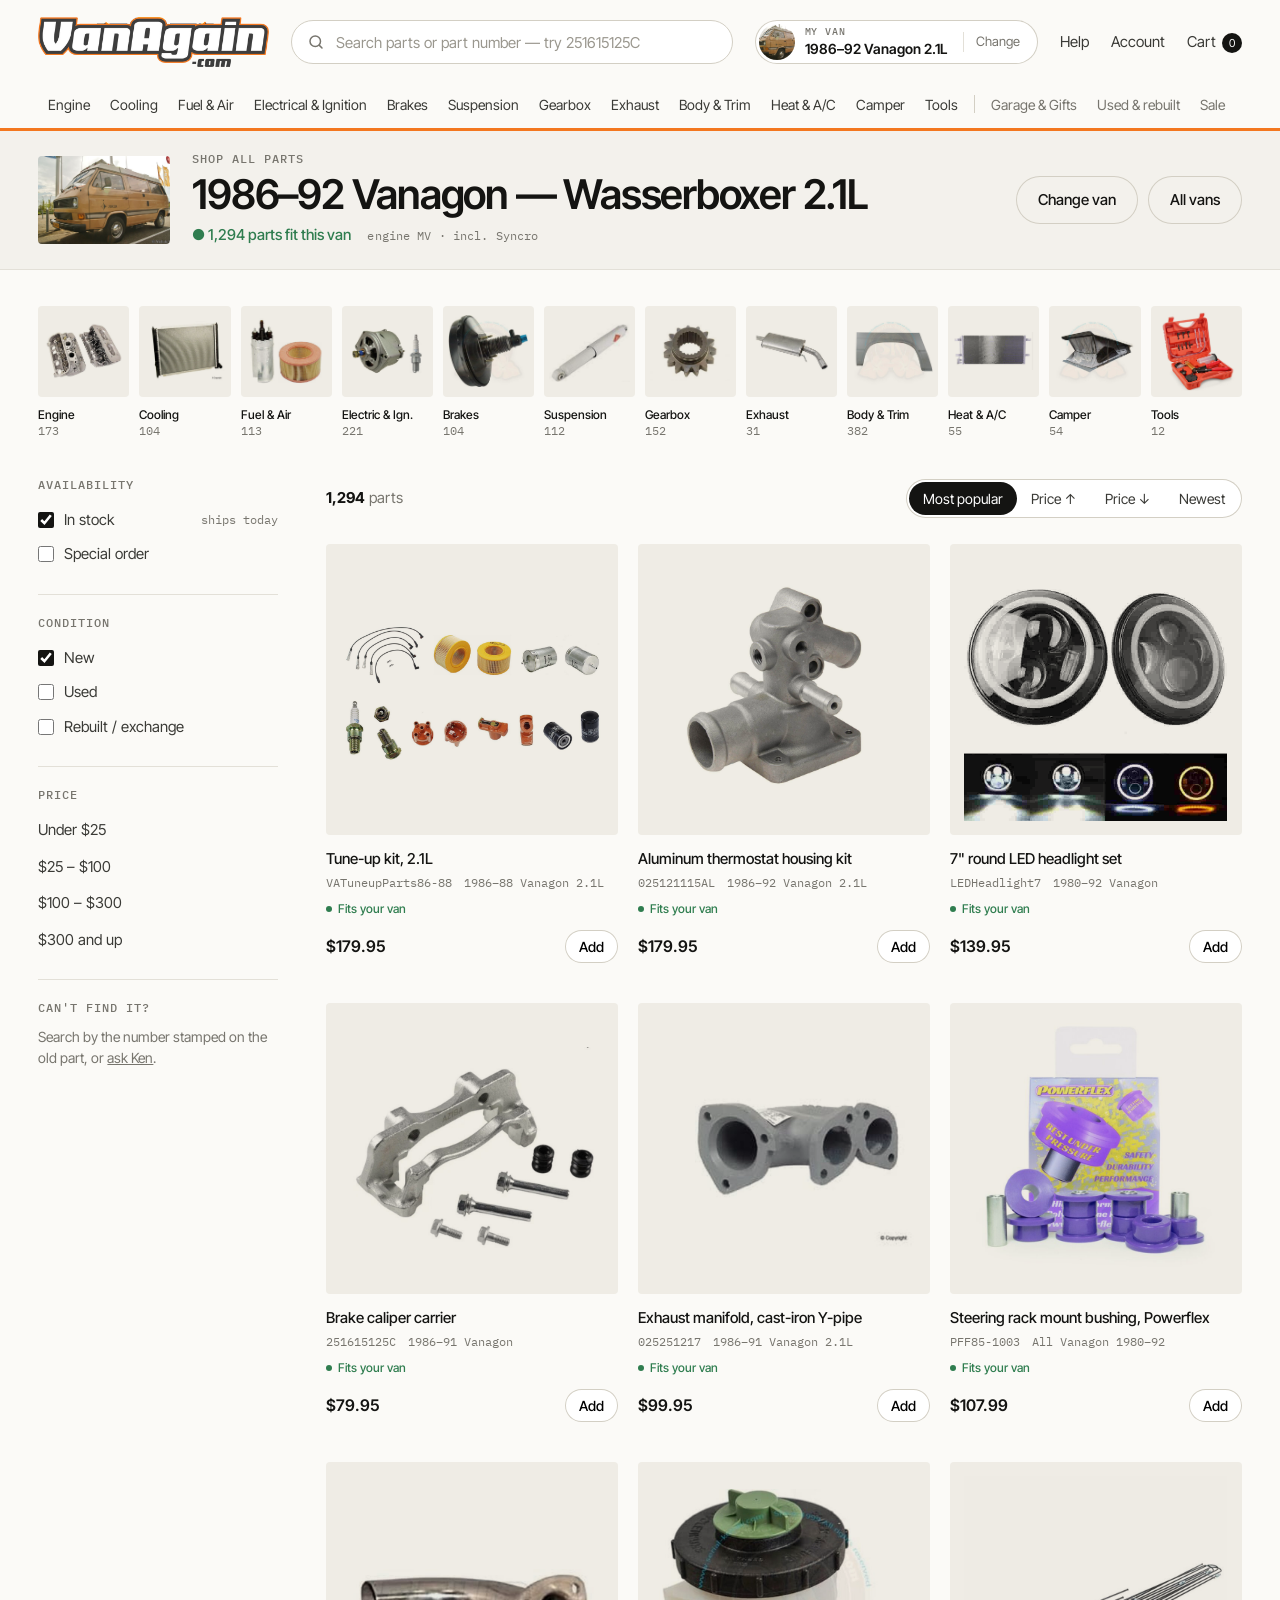
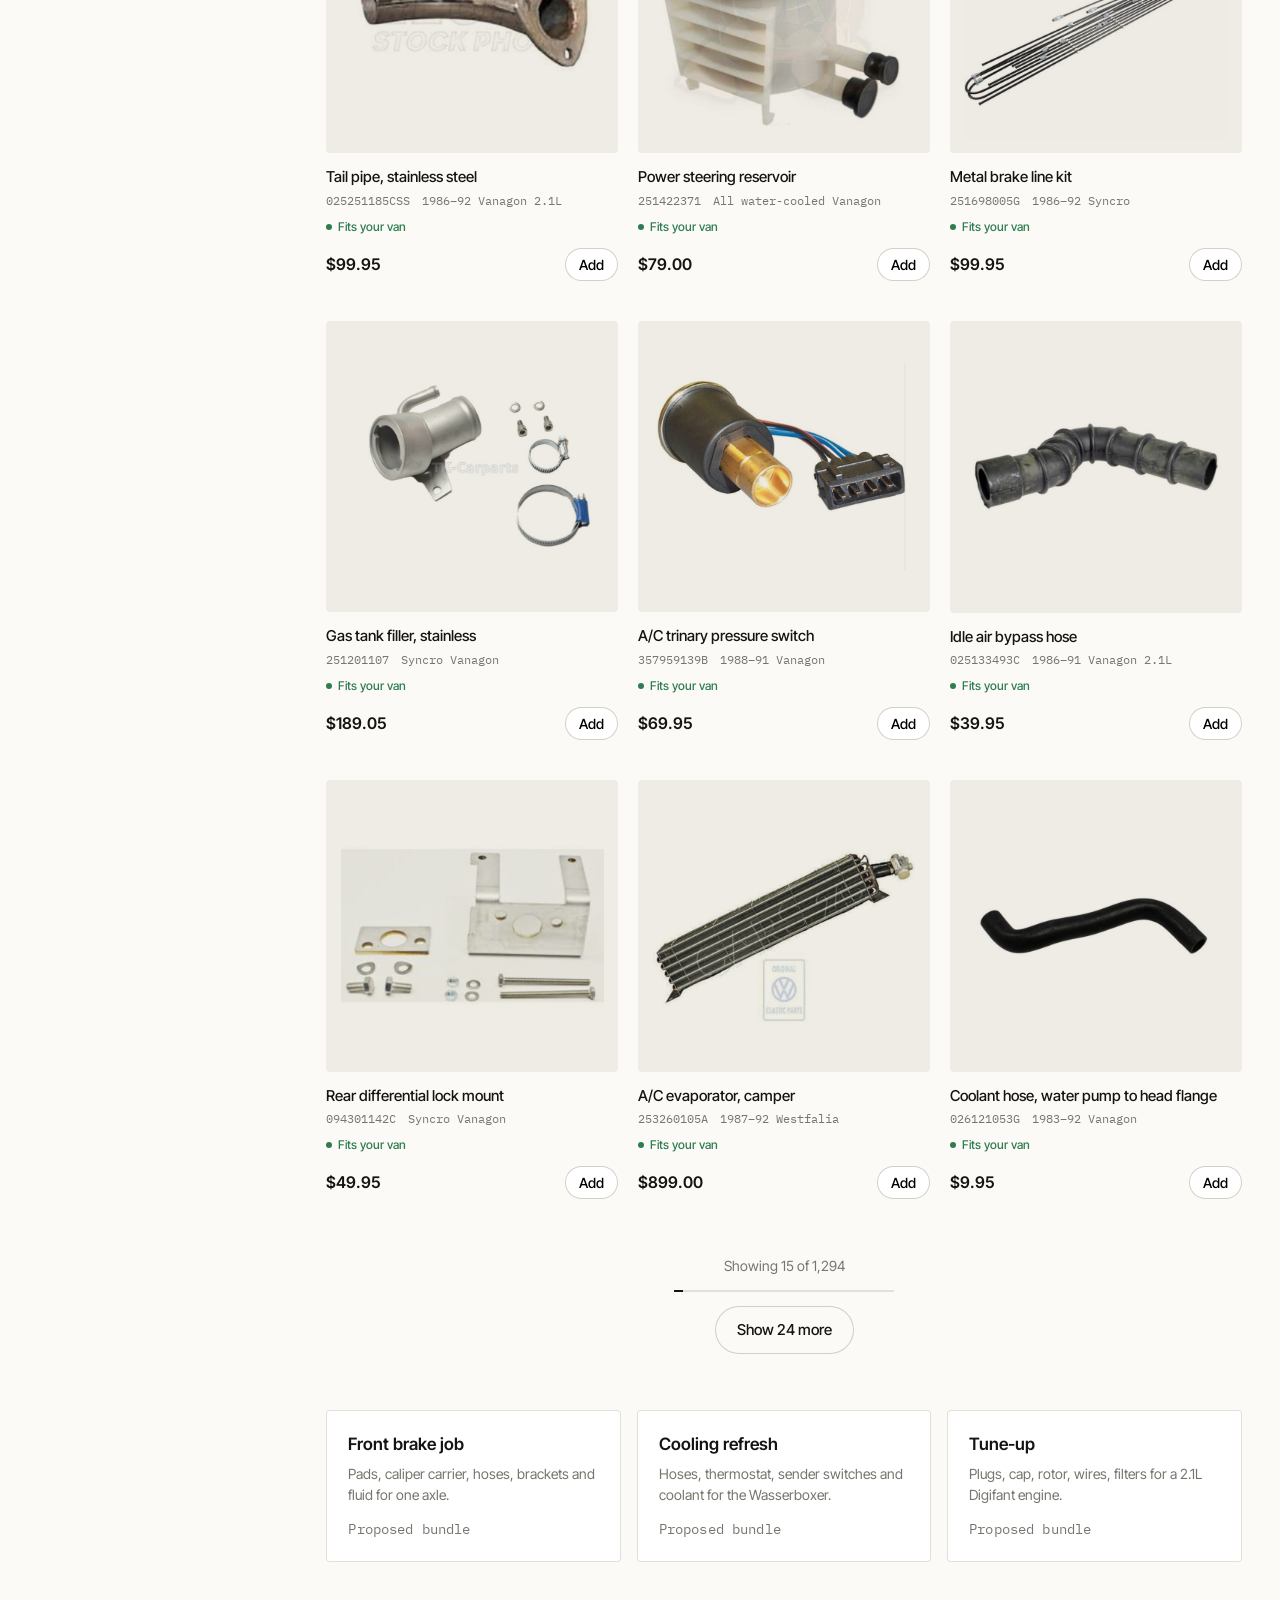
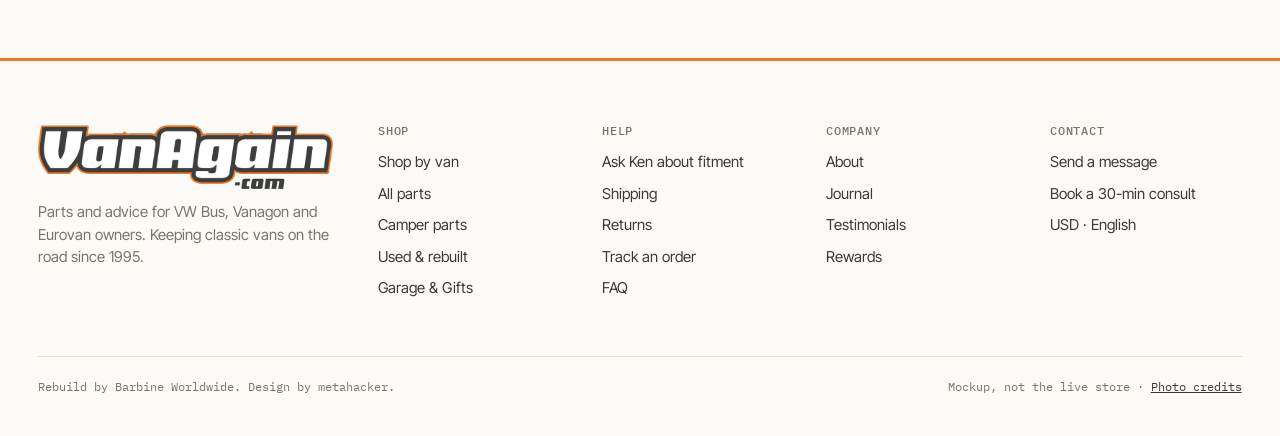
<file: shop.html>
<!doctype html>
<html lang="en"><head>
<meta charset="utf-8"><meta name="viewport" content="width=device-width,initial-scale=1">
<title>VanAgain — Shop (redesign mockup)</title>
<link rel="preconnect" href="https://fonts.googleapis.com"><link rel="preconnect" href="https://fonts.gstatic.com" crossorigin>
<link href="https://fonts.googleapis.com/css2?family=IBM+Plex+Mono:wght@400;500&family=Inter+Tight:wght@400;500;600;700&display=swap" rel="stylesheet">
<link rel="stylesheet" href="va.css">
</head>
<body data-default-van="21">
<div id="hdr"></div>

<section class="fitbar"><div class="wrap" id="fit"></div></section>

<div class="wrap">
  <div style="padding-top:36px">
    <div class="strip" id="strip"></div>
  </div>
</div>

<div class="wrap shop">
  <aside class="side">
    <ul id="side-sys" style="display:none"></ul>
    <div class="grp"><h4>Availability</h4>
      <label><span class="l"><input type="checkbox" checked>In stock</span><span class="n">ships today</span></label>
      <label><span class="l"><input type="checkbox">Special order</span><span class="n"></span></label></div>
    <div class="grp"><h4>Condition</h4>
      <label><span class="l"><input type="checkbox" checked>New</span></label>
      <label><span class="l"><input type="checkbox">Used</span></label>
      <label><span class="l"><input type="checkbox">Rebuilt / exchange</span></label></div>
    <div class="grp"><h4>Price</h4><ul>
      <li><a href="#">Under $25</a></li><li><a href="#">$25 – $100</a></li><li><a href="#">$100 – $300</a></li><li><a href="#">$300 and up</a></li></ul></div>
    <div class="grp" style="border:0"><h4>Can't find it?</h4>
      <p style="margin:0;color:var(--muted);font-size:14px">Search by the number stamped on the old part, or <a href="home.html#help" style="text-decoration:underline">ask Ken</a>.</p></div>
  </aside>

  <main>
    <div class="toolbar" style="margin-top:0">
      <div class="count" id="count"></div>
      <div class="seg"><a class="on" href="#">Most popular</a><a href="#">Price ↑</a><a href="#">Price ↓</a><a href="#">Newest</a></div>
    </div>
    <div class="grid g3" id="grid"></div>
    <div class="more"><span id="shown"></span><div class="bar"><i></i></div><a class="btn ghost" href="#">Show 24 more</a></div>

    <div class="jobs" id="jobs">
      <a class="job" href="#"><b>Front brake job</b><span>Pads, caliper carrier, hoses, brackets and fluid for one axle.</span><span class="mono">Proposed bundle</span></a>
      <a class="job" href="#"><b>Cooling refresh</b><span>Hoses, thermostat, sender switches and coolant for the Wasserboxer.</span><span class="mono">Proposed bundle</span></a>
      <a class="job" href="#"><b>Tune-up</b><span>Plugs, cap, rotor, wires, filters for a 2.1L Digifant engine.</span><span class="mono">Proposed bundle</span></a>
    </div>
  </main>
</div>

<div id="ftr"></div>
<script src="va.js"></script>
<script>
  const cat = qs.get('cat') || '';
  document.getElementById('hdr').outerHTML = header(cat);
  document.getElementById('ftr').outerHTML = footer();
  const v = VAN;
  const i = v ? vIdx(v) : -1;
  const sys = SYS.find(s => s.key === cat);
  const total = v ? (sys ? sys.byv[i] : v.n) : (sys ? sys.total : 2699);
  const cq = cat ? 'cat=' + cat + '&' : '';
  document.getElementById('fit').innerHTML = v ? `
    <img class="vimg" src="${v.img}" alt="">
    <div><div class="eyebrow">${sys ? 'Shop · ' + sys.name : 'Shop all parts'}</div>
      <h1 style="margin-top:8px">${v.yrs} ${v.name}${v.fam==='bus'?'':' — '+v.eng}</h1>
      <div class="sub"><span class="ok">● ${fmt(total)} parts fit this van</span><span class="mono">engine ${v.code}${v.note?' · '+v.note:''}</span></div></div>
    <div class="act"><a class="btn ghost" href="garage.html">Change van</a><a class="btn ghost" href="shop.html?${cq}van=all" title="Turn off the van filter">All vans</a></div>`
  : `
    <div><div class="eyebrow">${sys ? 'Shop · ' + sys.name : 'Shop all parts'}</div>
      <h1 style="margin-top:8px">All vans</h1>
      <div class="sub"><span>${fmt(total)} parts for Bus, Vanagon and Eurovan. Fitment is shown on every part.</span></div></div>
    <div class="act">${SAVED ? `<a class="btn" href="shop.html?${cq}van=${SAVED.key}">Back to my ${SAVED.yrs} ${SAVED.name}</a>` : ''}<a class="btn ghost" href="garage.html">${SAVED ? 'Change van' : 'Choose your van'}</a></div>`;
  document.getElementById('strip').innerHTML = tiles({van:v, on:cat, short:true});
  const pool = v ? PRODUCTS.filter(p => p.vans.includes(v.key)) : PRODUCTS;
  const show = cat ? pool.filter(p => p.cat === cat) : pool;
  document.getElementById('grid').innerHTML = show.length ? show.map(p => card(p, !!v)).join('')
    : `<p style="grid-column:1/-1;color:var(--muted);padding:40px 0">Mockup sample data covers the 1986–92 Vanagon. In the real build this grid lists the ${fmt(total)} parts above.</p>`;
  if (!v || v.key !== '21') document.getElementById('jobs').style.display = 'none';
  document.getElementById('count').innerHTML = `<b>${fmt(total)}</b> parts${sys ? ' in ' + sys.name : ''}`;
  document.getElementById('shown').textContent = `Showing ${show.length} of ${fmt(total)}`;
</script>
</body></html>
</file>
<file: va.css>
/* VanAgain redesign mockup — shared styles */
:root{
  --ink:#141412; --ink-2:#3a3a36; --muted:#77756e; --line:#e3e0d8; --line-2:#d3cfc4;
  --paper:#fbfaf7; --tile:#efece5; --tile-2:#e7e3da; --accent:#f3771f; --brand:#f3771f; --char:#3d3d3d; --ok:#2f7d4f;
  --wrap:1320px; --pad:clamp(16px,3vw,40px);
  --sans:"Inter Tight",ui-sans-serif,system-ui,-apple-system,"Segoe UI",sans-serif;
  --mono:"IBM Plex Mono",ui-monospace,SFMono-Regular,Menlo,monospace;
}
*{box-sizing:border-box}
html{-webkit-text-size-adjust:100%}
body{margin:0;background:var(--paper);color:var(--ink);font:400 16px/1.5 var(--sans);-webkit-font-smoothing:antialiased}
a{color:inherit;text-decoration:none}
img{display:block;max-width:100%}
.wrap{max-width:var(--wrap);margin:0 auto;padding:0 var(--pad)}
.mono{font-family:var(--mono);font-size:.82em;letter-spacing:.01em}
.eyebrow{font:500 12px/1 var(--mono);letter-spacing:.08em;text-transform:uppercase;color:var(--muted)}
h1,h2,h3{margin:0;font-weight:600;letter-spacing:-.02em;line-height:1.05}
h2{font-size:clamp(26px,3vw,40px)}
.btn{display:inline-flex;align-items:center;gap:10px;height:48px;padding:0 22px;border-radius:999px;background:var(--ink);color:#fff;font-weight:500;font-size:15px;border:0;cursor:pointer}
.btn.ghost{background:transparent;color:var(--ink);box-shadow:inset 0 0 0 1px var(--line-2)}
.arrow{display:inline-block;transition:transform .2s}
a:hover .arrow{transform:translateX(3px)}

/* ── Header ───────────────────────────────── */
.hdr{position:sticky;top:0;z-index:20;background:rgba(251,250,247,.94);backdrop-filter:saturate(1.4) blur(10px);border-bottom:1px solid var(--line)}
.hdr-top{display:flex;align-items:center;gap:22px;height:84px}
.brand{display:flex;align-items:center;gap:10px;flex:none}
.brand img{height:62px;width:auto;object-fit:contain}
.brand img.wordmark{height:50px}
.brand.big img.wordmark{height:64px}
.brand b{font-weight:700;font-size:20px;letter-spacing:-.03em}
.brand small{display:block;font:500 10px/1 var(--mono);color:var(--muted);letter-spacing:.06em;margin-top:3px}
.search{flex:1;max-width:560px;position:relative}
.search input{width:100%;height:44px;border:1px solid var(--line-2);border-radius:999px;background:#fff;padding:0 18px 0 44px;font:inherit;font-size:15px;color:var(--ink)}
.search input::placeholder{color:#9a978e}
.search svg{position:absolute;left:16px;top:13px;width:18px;height:18px;color:var(--muted)}
.myvan{display:flex;align-items:center;gap:10px;height:44px;padding:0 6px 0 4px;border-radius:999px;box-shadow:inset 0 0 0 1px var(--line-2);background:#fff;flex:none;margin-left:auto}
.myvan .thumb{width:36px;height:36px;border-radius:50%;object-fit:cover;background:var(--tile)}
.myvan .lbl{line-height:1.1;padding-right:4px}
.myvan .lbl small{display:block;font:500 10px/1 var(--mono);text-transform:uppercase;letter-spacing:.08em;color:var(--muted);margin-bottom:3px}
.myvan .lbl b{font-weight:600;font-size:14px;white-space:nowrap}
.myvan .chg{font-size:13px;color:var(--muted);padding:0 12px;border-left:1px solid var(--line);margin-left:2px}
.myvan.empty .lbl b{color:var(--accent)}
.hdr-links{display:flex;gap:22px;font-size:15px;flex:none}
.hdr-links a{color:var(--ink-2)}
.hdr-links a:hover{color:var(--ink)}
.cart-n{display:inline-grid;place-items:center;min-width:20px;height:20px;border-radius:10px;background:var(--ink);color:#fff;font-size:11px;margin-left:6px;padding:0 6px}

.rail{display:flex;gap:4px;overflow-x:auto;scrollbar-width:none;height:48px;align-items:center;margin-top:-4px}
.rail::-webkit-scrollbar{display:none}
.rail a{flex:none;font-size:14px;color:var(--ink-2);padding:7px 12px;border-radius:999px;white-space:nowrap}
.rail a:hover{background:var(--tile)}
.rail a.on{background:var(--brand);color:#fff}
.rail .sep{flex:none;width:1px;height:18px;background:var(--line-2);margin:0 8px}
.rail .quiet{color:var(--muted)}

/* ── Hero ─────────────────────────────────── */
.hero{position:relative;height:min(82vh,820px);min-height:560px;overflow:hidden;background:#2a2620}
.hero img{width:100%;height:100%;object-fit:cover;object-position:70% 60%}
.hero::after{content:"";position:absolute;inset:0;background:linear-gradient(90deg,rgba(12,10,8,.72) 0%,rgba(12,10,8,.35) 42%,rgba(12,10,8,0) 70%),linear-gradient(180deg,rgba(0,0,0,0) 55%,rgba(0,0,0,.45) 100%)}
.hero .copy{position:absolute;left:0;right:0;bottom:56px;z-index:2;color:#fff}
.hero h1{font-size:clamp(48px,7.4vw,112px);font-weight:600;letter-spacing:-.045em;line-height:.92;max-width:none;white-space:nowrap}
.hero p{font-size:clamp(17px,1.5vw,20px);max-width:44ch;margin:20px 0 0;color:rgba(255,255,255,.88)}
.hero .eyebrow{color:rgba(255,255,255,.78);margin-bottom:18px}
.hero .credit{position:absolute;right:var(--pad);bottom:16px;z-index:2;font:400 11px/1 var(--mono);color:rgba(255,255,255,.55)}

/* ── Section scaffolding ──────────────────── */
.sec{padding:clamp(56px,7vw,104px) 0}
.sec-head{display:flex;align-items:end;justify-content:space-between;gap:24px;margin-bottom:32px}
.sec-head p{margin:10px 0 0;color:var(--muted);max-width:52ch}
.sec-head .link{font-size:15px;white-space:nowrap}
.sec.tint{background:#f3f1ec}

/* ── Van chooser ──────────────────────────── */
.vans{display:grid;grid-template-columns:repeat(3,1fr);gap:clamp(16px,2vw,28px)}
.van{display:flex;flex-direction:column}
.van .ph{aspect-ratio:3/2;overflow:hidden;border-radius:12px;background:var(--tile)}
.van .ph img{width:100%;height:100%;object-fit:cover;transition:transform .5s}
.van:hover .ph img{transform:scale(1.03)}
.van h3{font-size:26px;margin:20px 0 4px}
.van .yrs{font:500 13px/1 var(--mono);color:var(--muted)}
.van ul{list-style:none;margin:18px 0 0;padding:0;border-top:1px solid var(--line)}
.van li a{display:flex;align-items:baseline;gap:12px;padding:14px 2px;border-bottom:1px solid var(--line);font-size:16px}
.van li a:hover{background:linear-gradient(90deg,var(--tile),transparent)}
.van li .eng{font-weight:500}
.van li .code{font:400 12px/1 var(--mono);color:var(--muted)}
.van li .n{margin-left:auto;font:400 13px/1 var(--mono);color:var(--muted)}
.van li a.sel{box-shadow:inset 3px 0 0 var(--accent);padding-left:12px}

/* ── System tiles ─────────────────────────── */
.tiles{display:grid;grid-template-columns:repeat(6,1fr);gap:clamp(10px,1.2vw,16px)}
.tile{display:block}
.tile .im{aspect-ratio:1;background:var(--tile);border-radius:4px;display:grid;place-items:center;overflow:hidden;transition:background .2s}
.tile .im img{width:72%;height:72%;object-fit:contain;mix-blend-mode:multiply;transition:transform .35s}
.tile .im img.photo{width:100%;height:100%;object-fit:cover;mix-blend-mode:normal}
.tile:hover .im{background:var(--tile-2)}
.tile:hover .im img{transform:scale(1.05)}
.tile .t{display:flex;justify-content:space-between;align-items:baseline;gap:8px;margin-top:10px;font-size:15px;font-weight:500}
.tile .t .n{font:400 12px/1 var(--mono);color:var(--muted)}
.tile.on .im{box-shadow:inset 0 0 0 2px var(--ink)}

/* ── Product cards ────────────────────────── */
.grid{display:grid;grid-template-columns:repeat(4,1fr);gap:40px 20px}
.card .im{aspect-ratio:1;background:var(--tile);border-radius:4px;display:grid;place-items:center;overflow:hidden}
.card .im img{width:78%;height:78%;object-fit:contain;mix-blend-mode:multiply}
.card .nm{font-size:15px;font-weight:500;line-height:1.3;margin:14px 0 6px}
.card .meta{display:flex;flex-wrap:wrap;gap:4px 12px;font:400 12px/1.4 var(--mono);color:var(--muted)}
.card .row{display:flex;align-items:center;justify-content:space-between;margin-top:12px}
.card .pr{font-weight:600;font-size:16px}
.card .add{font-size:14px;font-weight:500;padding:8px 14px;border-radius:999px;box-shadow:inset 0 0 0 1px var(--line-2);background:#fff;cursor:pointer;border:0;font-family:inherit}
.card .add:hover{background:var(--ink);color:#fff;box-shadow:none}
.card .fit{display:inline-flex;align-items:center;gap:6px;font-size:12px;color:var(--ok);margin-top:8px;font-weight:500}
.card .fit::before{content:"";width:6px;height:6px;border-radius:50%;background:var(--ok)}

/* ── Split / editorial ────────────────────── */
.split{display:grid;grid-template-columns:1.25fr 1fr;min-height:560px}
.split .ph{position:relative;overflow:hidden;background:#333}
.split .ph img{width:100%;height:100%;object-fit:cover}
.split .tx{padding:clamp(40px,6vw,96px);display:flex;flex-direction:column;justify-content:center;background:#1b1a17;color:#efece5}
.split .tx h2{font-size:clamp(32px,3.6vw,52px)}
.split .tx p{color:#bdb9ae;max-width:42ch;font-size:17px}
.split .tx .eyebrow{color:#8f8b80;margin-bottom:18px}
.split .tx .btn{background:#efece5;color:#1b1a17}
.split .tx .btn.ghost{background:transparent;color:#efece5;box-shadow:inset 0 0 0 1px #4a4740}
.split dl{display:grid;grid-template-columns:auto 1fr;gap:10px 22px;margin:28px 0 34px;font-size:15px}
.split dt{font:500 12px/1.9 var(--mono);color:#8f8b80;text-transform:uppercase;letter-spacing:.06em}
.split dd{margin:0}
.credit-sm{position:absolute;left:14px;bottom:12px;font:400 11px/1 var(--mono);color:rgba(255,255,255,.6)}

.band{position:relative;height:clamp(380px,46vw,620px);overflow:hidden;color:#fff}
.band img{width:100%;height:100%;object-fit:cover;object-position:50% 55%}
.band::after{content:"";position:absolute;inset:0;background:linear-gradient(90deg,rgba(12,10,8,.82) 0%,rgba(12,10,8,.55) 40%,rgba(12,10,8,0) 72%)}
.band .copy{position:absolute;inset:0;z-index:2;display:flex;flex-direction:column;justify-content:center}
.band h2{font-size:clamp(34px,4.4vw,64px);max-width:12ch}
.band p{max-width:38ch;color:rgba(255,255,255,.85);font-size:17px}
.band .btn{background:#fff;color:var(--ink);margin-top:10px;align-self:flex-start}

/* ── Footer ───────────────────────────────── */
.ftr{border-top:1px solid var(--line);padding:64px 0 40px;font-size:15px}
.ftr .cols{display:grid;grid-template-columns:1.6fr repeat(4,1fr);gap:32px}
.ftr h4{margin:0 0 14px;font:500 12px/1 var(--mono);letter-spacing:.08em;text-transform:uppercase;color:var(--muted)}
.ftr ul{list-style:none;margin:0;padding:0;display:grid;gap:9px}
.ftr a{color:var(--ink-2)}
.ftr .about p{color:var(--muted);max-width:34ch;margin:12px 0 0}
.ftr .base{display:flex;justify-content:space-between;gap:20px;margin-top:56px;padding-top:20px;border-top:1px solid var(--line);font:400 12px/1.6 var(--mono);color:var(--muted)}

/* ── Shop page ────────────────────────────── */
.fitbar{border-bottom:1px solid var(--line);background:#f3f1ec}
.fitbar .wrap{display:flex;align-items:center;gap:22px;padding-top:22px;padding-bottom:22px}
.fitbar .vimg{width:132px;height:88px;border-radius:4px;object-fit:cover;flex:none}
.fitbar h1{font-size:clamp(28px,3.2vw,44px);letter-spacing:-.03em}
.fitbar .sub{display:flex;gap:16px;align-items:center;margin-top:8px;color:var(--muted);font-size:15px}
.fitbar .sub .ok{color:var(--ok);font-weight:500}
.fitbar .act{margin-left:auto;display:flex;gap:10px;flex:none}
.shop{display:grid;grid-template-columns:240px 1fr;gap:48px;padding-top:40px;padding-bottom:96px}
.side h4{margin:0 0 12px;font:500 12px/1 var(--mono);letter-spacing:.08em;text-transform:uppercase;color:var(--muted)}
.side .grp{padding:0 0 22px;margin-bottom:22px;border-bottom:1px solid var(--line)}
.side ul{list-style:none;margin:0;padding:0;display:grid;gap:2px}
.side li a,.side label{display:flex;justify-content:space-between;align-items:center;padding:6px 0;font-size:15px;color:var(--ink-2);cursor:pointer}
.side li a .n,.side label .n{font:400 12px/1 var(--mono);color:var(--muted)}
.side li a.on{color:var(--ink);font-weight:600}
.side input[type=checkbox]{accent-color:var(--ink);width:16px;height:16px;margin:0 10px 0 0}
.side label span.l{display:flex;align-items:center}
.seg{display:inline-flex;border-radius:999px;box-shadow:inset 0 0 0 1px var(--line-2);padding:3px;background:#fff}
.seg a{padding:6px 14px;border-radius:999px;font-size:14px;color:var(--ink-2)}
.seg a.on{background:var(--ink);color:#fff}
.toolbar{display:flex;align-items:center;justify-content:space-between;gap:16px;margin:36px 0 26px}
.toolbar .count{font-size:15px;color:var(--muted)}
.toolbar .count b{color:var(--ink)}
.strip{display:grid;grid-auto-flow:column;grid-auto-columns:minmax(118px,1fr);gap:12px;overflow-x:auto;scrollbar-width:none;padding-bottom:2px}
.strip::-webkit-scrollbar{display:none}
.strip .tile .t{font-size:13px;flex-direction:column;gap:3px;align-items:flex-start}
.jobs{display:grid;grid-template-columns:repeat(3,1fr);gap:16px;margin-top:56px}
.job{padding:22px;border-radius:4px;box-shadow:inset 0 0 0 1px var(--line);display:flex;flex-direction:column;gap:6px;background:#fff}
.job b{font-weight:600;font-size:17px}
.job span{color:var(--muted);font-size:14px}
.job .mono{color:var(--muted);margin-top:8px}
.more{display:flex;justify-content:center;flex-direction:column;align-items:center;gap:14px;margin-top:56px;color:var(--muted);font-size:14px}
.more .bar{width:220px;height:2px;background:var(--line);position:relative}
.more .bar i{position:absolute;left:0;top:0;bottom:0;width:4%;background:var(--ink)}

/* ── Garage (van picker page) ─────────────── */
.garage-h{padding:clamp(48px,6vw,88px) 0 36px}
.garage-h h1{font-size:clamp(40px,5.6vw,80px);letter-spacing:-.04em}
.garage-h p{color:var(--muted);font-size:18px;max-width:52ch;margin:16px 0 0}
.howto{display:grid;grid-template-columns:repeat(3,1fr);gap:28px;margin-top:64px;padding-top:32px;border-top:1px solid var(--line)}
.howto b{display:block;margin-bottom:6px}
.howto p{margin:0;color:var(--muted);font-size:15px}

/* ── Responsive ───────────────────────────── */
@media (max-width:1100px){
  .tiles{grid-template-columns:repeat(4,1fr)}
  .grid{grid-template-columns:repeat(3,1fr)}
  .hdr-links .hide-md{display:none}
}
@media (max-width:860px){
  .hdr-top{flex-wrap:wrap;height:auto;padding-top:12px;padding-bottom:10px;gap:10px 12px}
  .search{order:3;flex:1 0 100%;max-width:none}
  .brand small{display:none}
  .myvan .chg{display:none}
  .myvan .lbl b{font-size:13px}
  .hdr-links{gap:14px}
  .hdr-links .hide-sm{display:none}
  .vans{grid-template-columns:1fr;gap:44px}
  .tiles{grid-template-columns:repeat(3,1fr)}
  .grid{grid-template-columns:repeat(2,1fr);gap:28px 14px}
  .split{grid-template-columns:1fr}
  .split .ph{height:300px}
  .ftr .cols{grid-template-columns:1fr 1fr}
  .ftr .about{grid-column:1/-1}
  .shop{grid-template-columns:1fr;gap:0}
  .side{display:none}
  .fitbar .wrap{flex-wrap:wrap}
  .fitbar .vimg{width:88px;height:64px}
  .fitbar .act{margin-left:0;width:100%}
  .jobs,.howto{grid-template-columns:1fr}
  .sec-head{flex-direction:column;align-items:flex-start}
  .hero{min-height:520px;height:72vh}
  .hero .copy{bottom:36px}
}
@media (max-width:480px){
  .myvan .lbl small{display:none}
  .tiles{grid-template-columns:repeat(2,1fr)}
}
.band .copy .wrap,.hero .copy .wrap{width:100%}

@media (max-width:860px){.hero .credit{display:none}}
@media (max-width:480px){
  .hdr-top{gap:8px 10px}
  .brand b{font-size:17px}
  .myvan{height:40px}.myvan .thumb{width:30px;height:30px}
  .hdr-links{gap:0}.hdr-links a{font-size:14px}
}

.grid.g3{grid-template-columns:repeat(3,1fr)}
@media (max-width:860px){
  .grid.g3{grid-template-columns:repeat(2,1fr)}
  .hero{height:min(72vh,640px)}
  .hero img{object-position:78% 100%}
  .toolbar{flex-direction:column;align-items:flex-start}
  .seg{max-width:100%;overflow-x:auto}
  .seg a{white-space:nowrap}
}
@media (max-width:480px){.hdr-links .ct{display:none}.myvan .lbl b{font-size:12.5px}}

/* branding */
.hero .eyebrow{color:#ffd0a8}
.hdr{border-bottom:3px solid var(--brand)}
.split .tx{background:var(--char)}
.split .tx .btn{background:var(--brand);color:#fff}
.band .btn{background:var(--brand);color:#fff}
.van li a.sel{box-shadow:inset 3px 0 0 var(--brand)}
.tile.on .im{box-shadow:inset 0 0 0 2px var(--brand)}
.ftr{border-top:3px solid var(--brand)}
.hero img{object-position:50% 100%}
@media (max-width:860px){.brand img.wordmark{height:34px}.hero img{object-position:78% 100%}}
@media (max-width:480px){.brand img.wordmark{height:28px}}
@media (max-width:860px){
  .hero .copy{bottom:auto;top:28px}
  .hero::after{background:linear-gradient(180deg,rgba(12,10,8,.7) 0%,rgba(12,10,8,.35) 45%,rgba(12,10,8,0) 65%)}
}
/* category strip: all systems visible, no horizontal scroll */
.strip{display:grid;grid-auto-flow:row;grid-template-columns:repeat(12,minmax(0,1fr));gap:10px;overflow:visible}
.strip .tile .t{font-size:12.5px;line-height:1.25}
.strip .tile .t span:first-child{min-height:2.5em}
@media (max-width:1100px){.strip{grid-template-columns:repeat(6,minmax(0,1fr))}}
@media (max-width:600px){.strip{grid-template-columns:repeat(4,minmax(0,1fr));gap:8px}}
/* desktop: one-line labels in the category strip */
@media (min-width:1101px){
  .strip .tile .t span:first-child{min-height:0;white-space:nowrap}
  .strip .tile .t{font-size:12px}
}
/* shorter hero so the van picker peeks above the fold (photo stays anchored to the bottom) */
@media (min-width:861px){
  .hero{height:clamp(360px, calc(100svh - 400px), 760px);min-height:0}
  #vans{padding-top:44px}
  #vans .sec-head{margin-bottom:24px}
}

/* tighter padding around part photos */
.tile .im img{width:88%;height:88%}
.card .im img{width:90%;height:90%}
/* header rail fits on one line on desktop */
@media (min-width:1101px){.rail{gap:0}.rail a{padding:7px 10px}.rail .sep{margin:0 6px}}
a.nm{display:block}
a.nm:hover{text-decoration:underline}

/* ── Product detail page ──────────────────── */
.crumbs{font-size:14px;color:var(--muted);padding:22px 0 0}
.crumbs a{color:var(--ink-2)}
.crumbs a:hover{text-decoration:underline}
.crumbs span{margin:0 8px;color:var(--line-2)}
.pdp{display:grid;grid-template-columns:minmax(0,1.15fr) minmax(0,1fr);gap:clamp(28px,4vw,64px);padding-top:22px;padding-bottom:72px;align-items:start}
.gallery{position:sticky;top:150px}
.stage{position:relative;aspect-ratio:1;background:var(--tile);border-radius:12px;overflow:hidden;cursor:zoom-in;display:grid;place-items:center}
.stage img{width:92%;height:92%;object-fit:contain;mix-blend-mode:multiply;transition:opacity .15s}
.stage .lens{position:absolute;inset:0;background-repeat:no-repeat;background-color:var(--tile);background-blend-mode:multiply;opacity:0;transition:opacity .15s;pointer-events:none}
.stage.zooming .lens{opacity:1}
.stage.zooming img{opacity:0}
.stage .hint{position:absolute;right:12px;bottom:12px;font:500 12px/1 var(--sans);background:rgba(255,255,255,.88);color:var(--ink-2);padding:8px 11px;border-radius:999px;pointer-events:none;transition:opacity .15s}
.stage.zooming .hint{opacity:0}
.stage .nav{position:absolute;top:50%;transform:translateY(-50%);width:40px;height:40px;border-radius:50%;border:0;background:rgba(255,255,255,.9);font-size:18px;cursor:pointer;display:grid;place-items:center;opacity:0;transition:opacity .15s}
.stage:hover .nav{opacity:1}.stage .nav.prev{left:12px}.stage .nav.next{right:12px}
.stage.zooming .nav{opacity:0}
.thumbs{display:grid;grid-template-columns:repeat(8,minmax(0,1fr));gap:8px;margin-top:10px}
.thumbs button{aspect-ratio:1;border:0;padding:0;border-radius:8px;background:var(--tile);overflow:hidden;cursor:pointer;box-shadow:inset 0 0 0 1px transparent}
.thumbs button img{width:88%;height:88%;object-fit:contain;mix-blend-mode:multiply;margin:6%}
.thumbs button.on{box-shadow:inset 0 0 0 2px var(--brand)}
.info .eyebrow a{color:inherit}
.info h1{font-size:clamp(32px,3.6vw,52px);letter-spacing:-.035em;margin:12px 0 8px}
.info .sub{font-size:18px;color:var(--ink-2);margin:0}
.info .meta2{display:flex;gap:18px;flex-wrap:wrap;margin:16px 0 0;font:400 13px/1.4 var(--mono);color:var(--muted)}
.info .price{font-size:30px;font-weight:600;letter-spacing:-.02em;margin:26px 0 4px}
.fitbox{margin:22px 0;padding:16px 18px;border-radius:12px;display:flex;gap:14px;align-items:center}
.fitbox img{width:64px;height:44px;border-radius:6px;object-fit:cover;flex:none}
.fitbox b{display:block;font-weight:600}
.fitbox span{font-size:14px;color:var(--ink-2)}
.fitbox a{text-decoration:underline}
.fitbox.yes{background:#e8f2ea}.fitbox.yes b{color:var(--ok)}
.fitbox.no{background:#fbeee3}.fitbox.no b{color:#a8461a}
.fitbox.unk{background:#f3f1ec}
.buy{display:flex;gap:12px;align-items:center;margin:8px 0 10px}
.qty{display:flex;align-items:center;height:52px;border-radius:999px;box-shadow:inset 0 0 0 1px var(--line-2);background:#fff}
.qty button{width:44px;height:52px;border:0;background:none;font-size:20px;cursor:pointer;color:var(--ink-2)}
.qty input{width:34px;border:0;text-align:center;font:600 16px var(--sans);background:none}
.btn.buyit{height:52px;padding:0 30px;background:var(--brand);font-size:16px;flex:1;justify-content:center}
.stock{font-size:14px;color:var(--ok);font-weight:500;display:flex;align-items:center;gap:8px}
.stock::before{content:"";width:7px;height:7px;border-radius:50%;background:var(--ok)}
.ship{font-size:14px;color:var(--muted);margin-top:6px}
.pd-sec{border-top:1px solid var(--line);padding:22px 0}
.pd-sec h3{font:500 12px/1 var(--mono);letter-spacing:.08em;text-transform:uppercase;color:var(--muted);margin-bottom:14px}
.pd-sec p{margin:0 0 12px;color:var(--ink-2);font-size:16px;line-height:1.6}
.pd-sec ul{margin:0;padding:0;list-style:none;display:grid;gap:8px}
.pd-sec li{display:flex;gap:10px;font-size:15px}
.pd-sec li::before{content:"";width:6px;height:6px;border-radius:50%;background:var(--brand);margin-top:8px;flex:none}
.fitlist{display:flex;flex-wrap:wrap;gap:8px}
.fitlist a{font-size:13px;padding:7px 12px;border-radius:999px;background:var(--tile);color:var(--ink-2)}
.fitlist a.yes{background:#e8f2ea;color:var(--ok);font-weight:500}
.askken{display:flex;justify-content:space-between;align-items:center;gap:14px;padding:18px;border-radius:12px;background:var(--char);color:#efece5;margin-top:6px}
.askken p{margin:0;color:#cfcac0;font-size:14px}
.askken b{color:#fff;display:block;font-size:16px}
.askken .btn{background:#efece5;color:var(--char);height:42px;flex:none}

/* lightbox */
.lb{position:fixed;inset:0;z-index:100;background:rgba(14,13,11,.96);display:none;flex-direction:column}
.lb.open{display:flex}
.lb-top{display:flex;justify-content:space-between;align-items:center;padding:16px 20px;color:#cfcac0;font-size:14px}
.lb-top b{color:#fff;font-weight:500}
.lb-x{width:44px;height:44px;border-radius:50%;border:0;background:rgba(255,255,255,.1);color:#fff;font-size:22px;cursor:pointer}
.lb-main{flex:1;position:relative;overflow:hidden;display:grid;place-items:center;cursor:zoom-in;touch-action:pan-y}
.lb-main.z{cursor:zoom-out}
.lb-main .plate{width:min(88vw,calc(100vh - 200px));height:min(88vw,calc(100vh - 200px));background:#fff;border-radius:14px;display:grid;place-items:center;overflow:hidden;position:relative}
.lb-main .plate img{max-width:94%;max-height:94%;object-fit:contain;transition:transform .2s ease;transform-origin:50% 50%;user-select:none;-webkit-user-drag:none}
.lb-main.z .plate img{transform:scale(2.6);transition:none}
.lb-arrow{position:absolute;top:50%;transform:translateY(-50%);width:54px;height:54px;border-radius:50%;border:0;background:rgba(255,255,255,.12);color:#fff;font-size:24px;cursor:pointer;z-index:2}
.lb-arrow:hover{background:rgba(255,255,255,.22)}
.lb-arrow.prev{left:20px}.lb-arrow.next{right:20px}
.lb-strip{display:flex;gap:8px;justify-content:center;padding:14px 16px 20px;overflow-x:auto}
.lb-strip button{width:64px;height:64px;flex:none;border:0;padding:0;border-radius:8px;background:#fff;overflow:hidden;cursor:pointer;opacity:.55}
.lb-strip button.on{opacity:1;box-shadow:0 0 0 2px var(--brand)}
.lb-strip img{width:90%;height:90%;object-fit:contain;margin:5%}
.lb-cap{color:#cfcac0;text-align:center;font-size:14px;padding-top:4px}

@media (max-width:860px){
  .pdp{grid-template-columns:1fr}
  .gallery{position:static}
  .thumbs{grid-template-columns:repeat(6,minmax(0,1fr))}
  .stage .nav{opacity:1}
  .lb-arrow{width:44px;height:44px}.lb-arrow.prev{left:8px}.lb-arrow.next{right:8px}
  .lb-main .plate{width:94vw;height:94vw}
}
</file>
